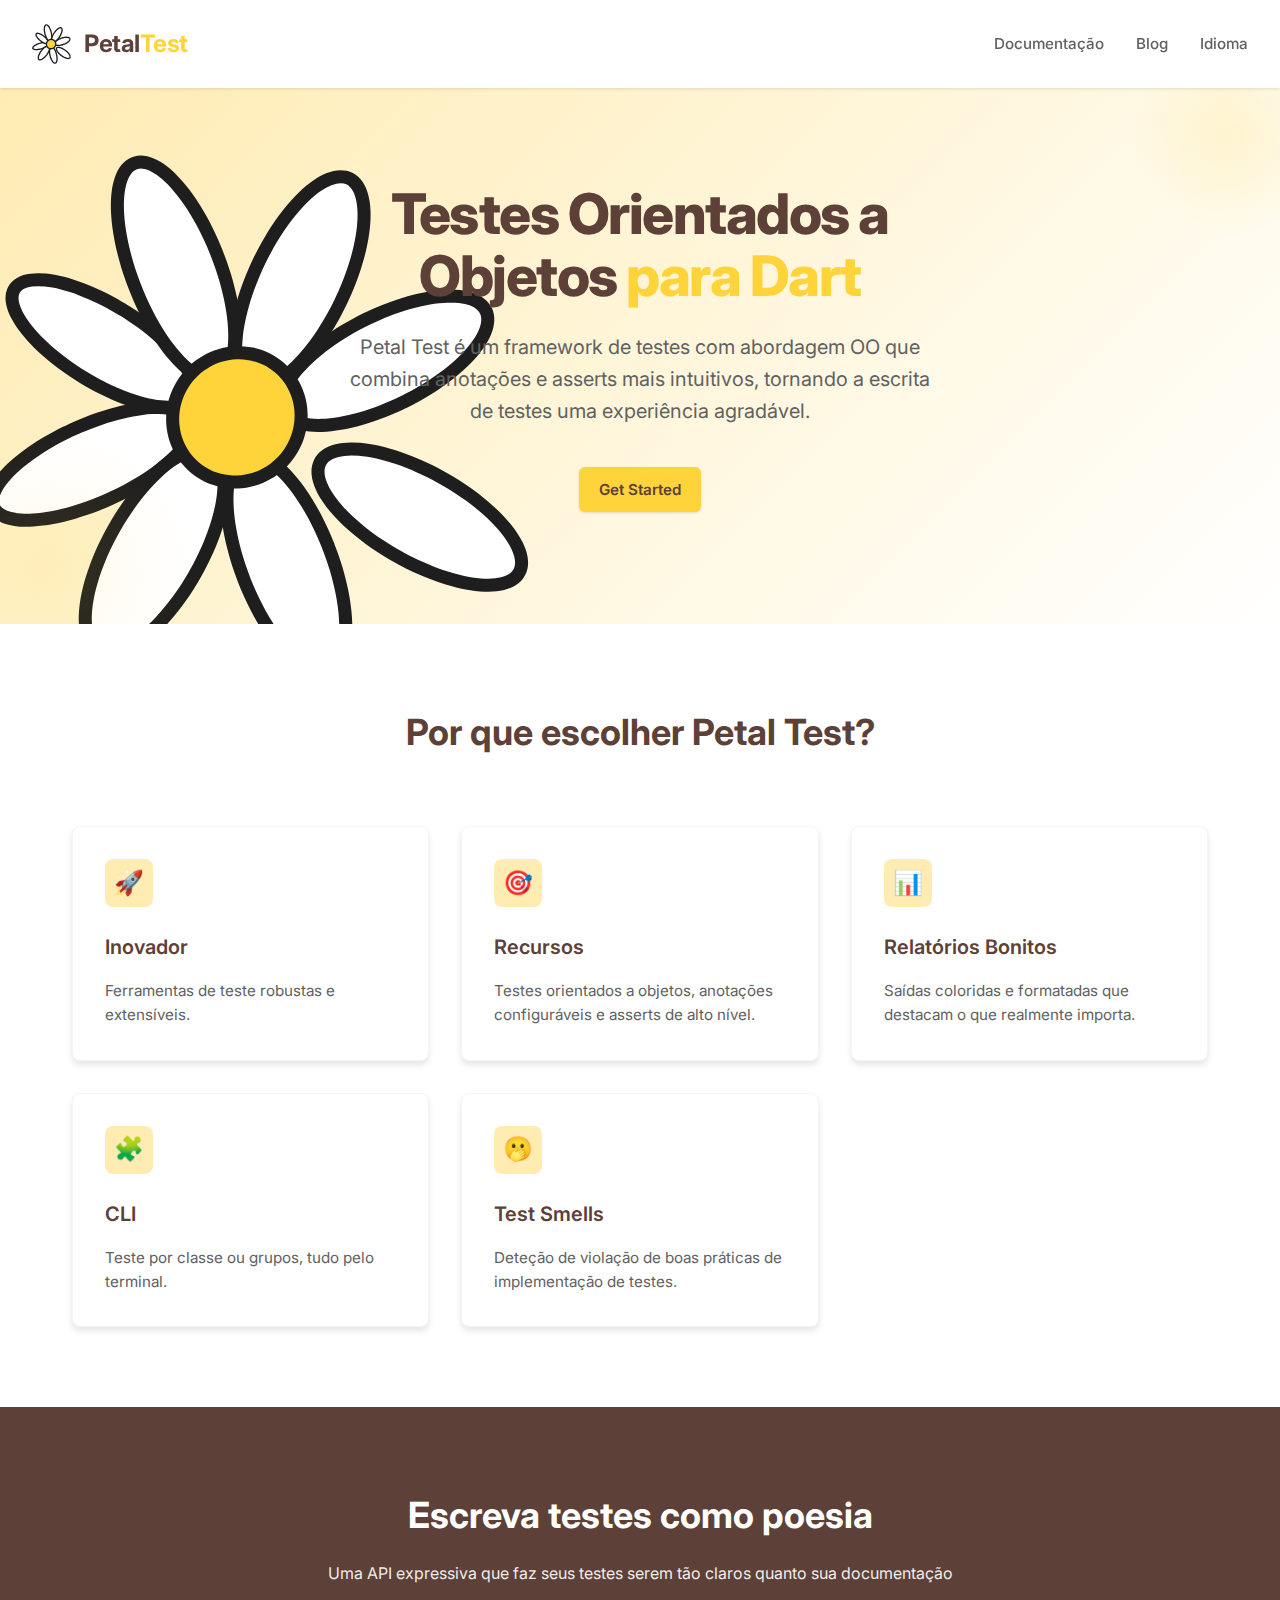
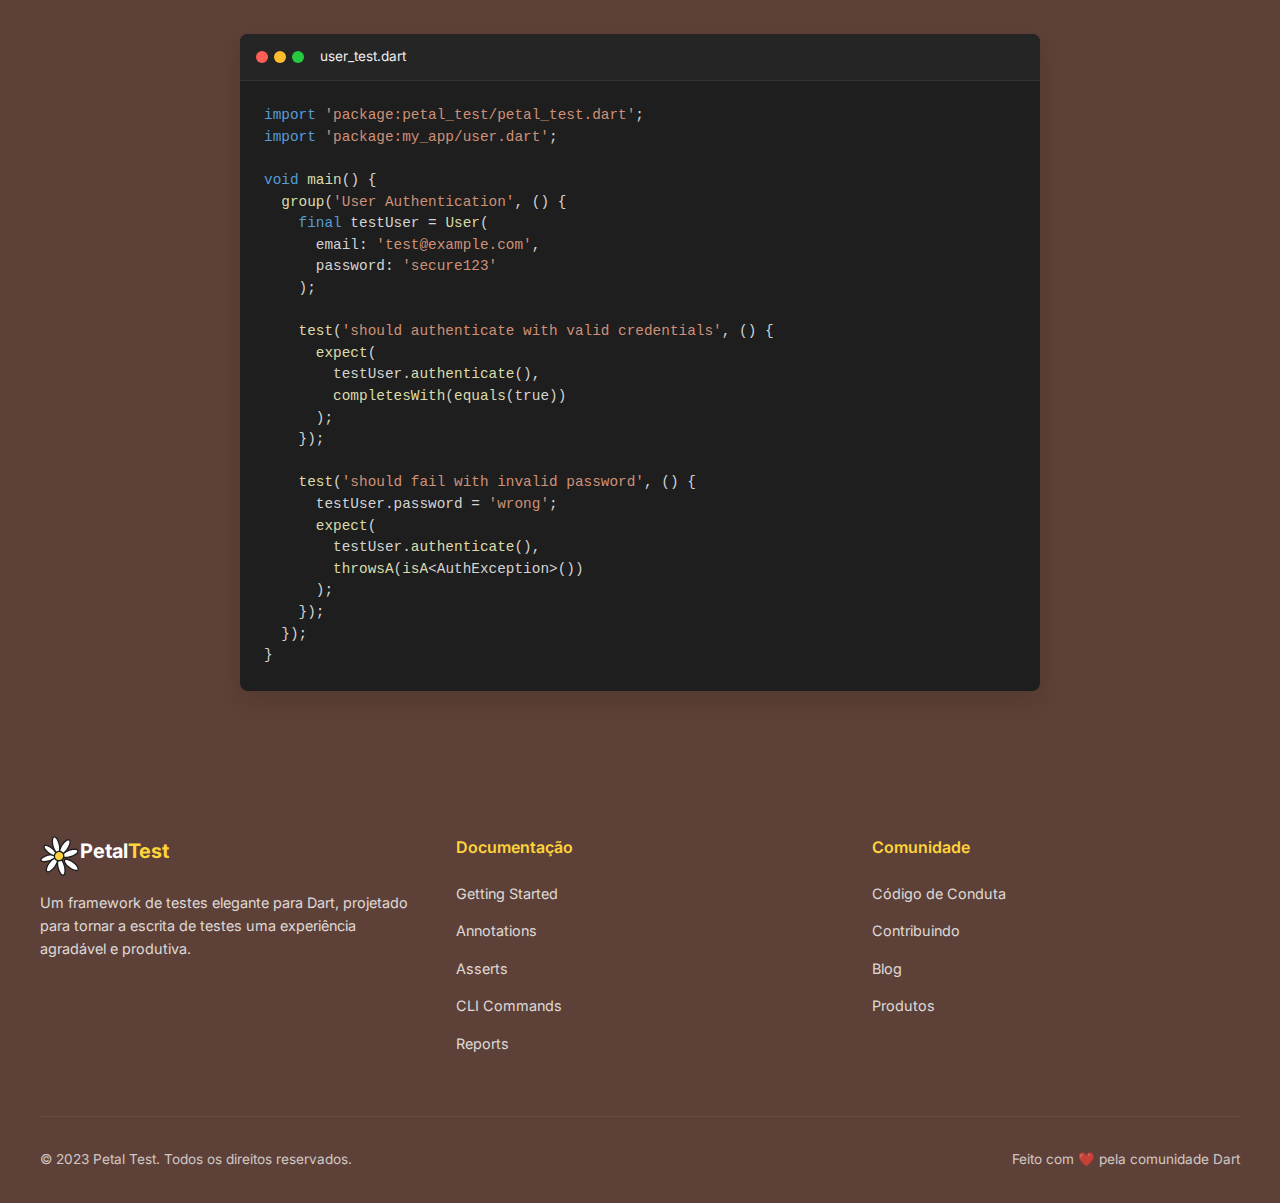
<file: index.html>
<!DOCTYPE html>
<html lang="pt-BR">
<head>
    <meta charset="UTF-8">
    <meta name="viewport" content="width=device-width, initial-scale=1.0">
    <title>Petal Test · Framework de Testes para Dart</title>
    <link rel="preconnect" href="https://fonts.googleapis.com">
    <link rel="preconnect" href="https://fonts.gstatic.com" crossorigin>
    <link href="https://fonts.googleapis.com/css2?family=Inter:wght@400;500;600;700&display=swap" rel="stylesheet">
    <style>
        :root {
            --primary: #FFD43B;  /* Amarelo principal */
            --primary-dark: #FFD43B;
            --primary-light: #FFECB3;
            --secondary: #5D4037;  /* Marrom para contraste */
            --white: #FFFFFF;
            --gray-50: #FAFAFA;
            --gray-100: #F5F5F5;
            --gray-200: #EEEEEE;
            --gray-700: #616161;
            --gray-900: #212121;
            --black: #000000;
            --shadow-sm: 0 1px 3px rgba(0,0,0,0.12);
            --shadow-md: 0 4px 6px rgba(0,0,0,0.1);
            --shadow-lg: 0 10px 25px rgba(0,0,0,0.1);
        }

        * {
            box-sizing: border-box;
            margin: 0;
            padding: 0;
        }

        body {
            font-family: 'Inter', -apple-system, BlinkMacSystemFont, sans-serif;
            color: var(--gray-900);
            line-height: 1.6;
            background-color: var(--white);
        }

        /* Header */
        .navbar {
            display: flex;
            justify-content: space-between;
            align-items: center;
            padding: 1.5rem 2rem;
            background-color: var(--white);
            box-shadow: var(--shadow-sm);
            position: sticky;
            top: 0;
            z-index: 100;
        }

        .logo {
            display: flex;
            align-items: center;
            gap: 12px;
            text-decoration: none;
        }

        .logo-icon {
            width: 36px;
            height: 36px;
            position: relative;
        }

        .logo-icon-center {
            position: absolute;
            width: 14px;
            height: 14px;
            background: var(--primary);
            border-radius: 50%;
            top: 50%;
            left: 50%;
            transform: translate(-50%, -50%);
            z-index: 2;
        }

        .logo-icon-petal {
            position: absolute;
            width: 8px;
            height: 16px;
            background: var(--white);
            border-radius: 8px 8px 0 0;
            transform-origin: bottom center;
            border: 1px solid var(--gray-200);
            z-index: 1;
        }

        .logo-text {
            font-size: 1.5rem;
            font-weight: 700;
            color: var(--secondary);
            letter-spacing: -0.5px;
        }

        .logo-text span {
            color: var(--primary-dark);
        }

        .nav-links {
            display: flex;
            gap: 2rem;
        }

        .nav-links a {
            color: var(--gray-700);
            text-decoration: none;
            font-weight: 500;
            font-size: 0.95rem;
            transition: color 0.2s;
            position: relative;
        }

        .nav-links a:hover {
            color: var(--primary-dark);
        }

        .nav-links a.active {
            color: var(--primary-dark);
            font-weight: 600;
        }

        .nav-links a.active:after {
            content: '';
            position: absolute;
            bottom: -6px;
            left: 0;
            right: 0;
            height: 2px;
            background: var(--primary);
        }

        .cta-button {
            display: inline-flex;
            align-items: center;
            background-color: var(--primary);
            color: var(--secondary);
            padding: 0.65rem 1.25rem;
            border-radius: 6px;
            text-decoration: none;
            font-weight: 600;
            font-size: 0.95rem;
            transition: all 0.2s;
            box-shadow: var(--shadow-sm);
            border: none;
            cursor: pointer;
        }

        .cta-button:hover {
            background-color: var(--primary-dark);
            color: var(--white);
            transform: translateY(-1px);
            box-shadow: var(--shadow-md);
        }

        .cta-button.secondary {
            background-color: var(--white);
            border: 1px solid var(--gray-200);
            color: var(--gray-900);
        }

        /* Hero Section */
        .hero {
            display: flex;
            flex-direction: row;
            align-items: center;
            justify-content: center;
            text-align: center;
            padding: 6rem 2rem 4rem;
            background: linear-gradient(135deg, var(--primary-light), var(--white));
            position: relative;
            overflow: hidden;
        }

        .hero img {
          position: absolute;
          left: -60px;
          bottom: -100px;
          height: 115%;
        }

        .hero:before {
            content: '';
            position: absolute;
            top: -50px;
            right: -50px;
            width: 200px;
            height: 200px;
            background: radial-gradient(circle, var(--primary) 0%, transparent 70%);
            opacity: 0.15;
            z-index: 0;
        }

        .hero:after {
            content: '';
            position: absolute;
            bottom: -100px;
            left: -100px;
            width: 300px;
            height: 300px;
            background: radial-gradient(circle, var(--primary) 0%, transparent 70%);
            opacity: 0.1;
            z-index: 0;
        }

        .hero-content {
            max-width: 600px;
            position: relative;
            z-index: 1;
        }

        .hero h1 {
            font-size: 3.5rem;
            font-weight: 800;
            line-height: 1.1;
            letter-spacing: -1.5px;
            margin-bottom: 1.5rem;
            color: var(--secondary);
        }

        .hero h1 span {
            color: var(--primary-dark);
        }

        .hero p {
            font-size: 1.25rem;
            color: var(--gray-700);
            max-width: 700px;
            margin: 0 auto 2.5rem;
        }

        .button-group {
            display: flex;
            gap: 1rem;
            justify-content: center;
            margin-bottom: 3rem;
        }

        .version-badge {
            display: inline-flex;
            align-items: center;
            background-color: var(--secondary);
            color: var(--white);
            padding: 0.35rem 0.8rem;
            border-radius: 20px;
            font-size: 0.8rem;
            font-weight: 500;
        }

        .version-badge span {
            margin-left: 0.5rem;
            font-weight: 700;
            color: var(--primary);
        }

        /* Features Section */
        .section {
            padding: 5rem 2rem;
            max-width: 1200px;
            margin: 0 auto;
        }

        .section-title {
            text-align: center;
            margin-bottom: 4rem;
        }

        .section-title h2 {
            font-size: 2.25rem;
            font-weight: 700;
            color: var(--secondary);
            margin-bottom: 1rem;
        }

        .section-title p {
            color: var(--gray-700);
            max-width: 700px;
            margin: 0 auto;
        }

        .features-grid {
            display: grid;
            grid-template-columns: repeat(auto-fit, minmax(300px, 1fr));
            gap: 2rem;
        }

        .feature-card {
            background-color: var(--white);
            border-radius: 8px;
            padding: 2rem;
            box-shadow: var(--shadow-md);
            transition: transform 0.3s, box-shadow 0.3s;
            border: 1px solid var(--gray-100);
        }

        .feature-card:hover {
            transform: translateY(-5px);
            box-shadow: var(--shadow-lg);
        }

        .feature-icon {
            width: 48px;
            height: 48px;
            background-color: var(--primary-light);
            border-radius: 8px;
            display: flex;
            align-items: center;
            justify-content: center;
            margin-bottom: 1.5rem;
            color: var(--primary-dark);
            font-size: 1.5rem;
        }

        .feature-card h3 {
            font-size: 1.25rem;
            font-weight: 600;
            margin-bottom: 1rem;
            color: var(--secondary);
        }

        .feature-card p {
            color: var(--gray-700);
            font-size: 0.95rem;
        }

        /* Code Section */
        .code-section {
            background-color: var(--secondary);
            color: var(--white);
            padding: 5rem 2rem;
            position: relative;
        }

        .code-container {
            max-width: 1200px;
            margin: 0 auto;
            display: flex;
            flex-direction: column;
            align-items: center;
        }

        .code-title {
            text-align: center;
            margin-bottom: 3rem;
            max-width: 700px;
        }

        .code-title h2 {
            font-size: 2.25rem;
            font-weight: 700;
            margin-bottom: 1rem;
        }

        .code-title p {
            opacity: 0.9;
        }

        .code-block {
            width: 100%;
            max-width: 800px;
            background-color: #1E1E1E;
            border-radius: 8px;
            overflow: hidden;
            box-shadow: var(--shadow-lg);
        }

        .code-header {
            display: flex;
            align-items: center;
            padding: 0.75rem 1rem;
            background-color: #252526;
            border-bottom: 1px solid #333;
        }

        .code-dots {
            display: flex;
            gap: 6px;
            margin-right: 1rem;
        }

        .code-dot {
            width: 12px;
            height: 12px;
            border-radius: 50%;
        }

        .code-dot.red {
            background-color: #FF5F56;
        }

        .code-dot.yellow {
            background-color: #FFBD2E;
        }

        .code-dot.green {
            background-color: #27C93F;
        }

        .code-filename {
            font-family: 'Inter', monospace;
            font-size: 0.85rem;
            color: var(--gray-200);
        }

        .code-content {
            padding: 1.5rem;
            overflow-x: auto;
        }

        pre {
            margin: 0;
            font-family: 'SF Mono', 'Roboto Mono', monospace;
            font-size: 0.9rem;
            line-height: 1.5;
            color: #D4D4D4;
        }

        .token.comment {
            color: #6A9955;
        }
        .token.keyword {
            color: #569CD6;
        }
        .token.function {
            color: #DCDCAA;
        }
        .token.string {
            color: #CE9178;
        }
        .token.number {
            color: #B5CEA8;
        }

        /* Footer */
        .footer {
            background-color: var(--secondary);
            color: var(--white);
            padding: 4rem 2rem 2rem;
        }

        .footer-container {
            max-width: 1200px;
            margin: 0 auto;
            display: grid;
            grid-template-columns: repeat(auto-fit, minmax(200px, 1fr));
            gap: 3rem;
        }

        .footer-logo {
            display: flex;
            align-items: center;
            gap: 10px;
            margin-bottom: 1.5rem;
        }

        .footer-logo-icon {
            width: 30px;
            height: 30px;
            position: relative;
        }

        .footer-logo-center {
            position: absolute;
            width: 12px;
            height: 12px;
            background: var(--primary);
            border-radius: 50%;
            top: 50%;
            left: 50%;
            transform: translate(-50%, -50%);
            z-index: 2;
        }

        .footer-logo-petal {
            position: absolute;
            width: 6px;
            height: 12px;
            background: var(--white);
            border-radius: 6px 6px 0 0;
            transform-origin: bottom center;
            z-index: 1;
        }

        .footer-logo-text {
            font-size: 1.25rem;
            font-weight: 700;
            color: var(--white);
        }

        .footer-logo-text span {
            color: var(--primary);
        }

        .footer-description {
            opacity: 0.8;
            font-size: 0.9rem;
            line-height: 1.6;
            margin-bottom: 1.5rem;
        }

        .footer-social {
            display: flex;
            gap: 1rem;
        }

        .footer-social a {
            color: var(--white);
            opacity: 0.7;
            transition: opacity 0.2s;
        }

        .footer-social a:hover {
            opacity: 1;
        }

        .footer-links h3 {
            font-size: 1rem;
            font-weight: 600;
            margin-bottom: 1.25rem;
            color: var(--primary);
        }

        .footer-links ul {
            list-style: none;
        }

        .footer-links li {
            margin-bottom: 0.75rem;
        }

        .footer-links a {
            color: var(--white);
            opacity: 0.8;
            text-decoration: none;
            font-size: 0.9rem;
            transition: opacity 0.2s;
        }

        .footer-links a:hover {
            opacity: 1;
            text-decoration: underline;
        }

        .footer-bottom {
            max-width: 1200px;
            margin: 3rem auto 0;
            padding-top: 2rem;
            border-top: 1px solid rgba(255,255,255,0.1);
            display: flex;
            justify-content: space-between;
            align-items: center;
            font-size: 0.85rem;
            opacity: 0.7;
        }

        /* Responsive */
        @media (max-width: 1024px) {
          .hero img {
              height: 70%;
          }
        }
        @media (max-width: 768px) {
            .navbar {
                flex-direction: column;
                gap: 1.5rem;
                padding: 1.5rem 1rem;
            }

            .nav-links {
                flex-wrap: wrap;
                justify-content: center;
                gap: 1rem;
            }

            .hero h1 {
                font-size: 2.5rem;
            }

            .hero p {
                font-size: 1.1rem;
            }

            .button-group {
                flex-direction: column;
                align-items: center;
            }

            .section {
                padding: 3rem 1rem;
            }

            .section-title h2 {
                font-size: 1.75rem;
            }          
        }
    </style>
</head>
<body>
    <!-- Navigation -->
    <nav class="navbar">
        <a href="#" class="logo">
            <img src="./images/icon-logo.svg" alt="logo" height="40px"/>
            <div class="logo-text">Petal<span>Test</span></div>
        </a>
        <div class="nav-links">
            <a href="./doc.html">Documentação</a>
            <a href="#blog">Blog</a>
            <a href="#Idiom">Idioma</a>
        </div>
    </nav>

    <!-- Hero Section -->
    <section class="hero">
        <img src="./images/daisy.svg" alt="logo"/>
        <div class="hero-content">
            <h1>Testes Orientados a Objetos <span>para Dart</span></h1>
            <p>
              Petal Test é um framework de testes com abordagem OO
              que combina anotações e asserts mais intuitivos, tornando a escrita
              de testes uma experiência agradável.
            </p>
            <div class="button-group">
                <a href="#get-started" class="cta-button">Get Started</a>
            </div>
        </div>
    </section>

    <!-- Features Section -->
    <section class="section" id="features">
        <div class="section-title">
            <h2>Por que escolher Petal Test?</h2>
        </div>
        <div class="features-grid">
            <div class="feature-card">
                <div class="feature-icon">🚀</div>
                <h3>Inovador</h3>
                <p>Ferramentas de teste robustas e extensíveis.</p>
            </div>
            <div class="feature-card">
                <div class="feature-icon">🎯</div>
                <h3>Recursos</h3>
                <p>Testes orientados a objetos, anotações configuráveis e asserts de alto nível.</p>
            </div>
            <div class="feature-card">
                <div class="feature-icon">📊</div>
                <h3>Relatórios Bonitos</h3>
                <p>Saídas coloridas e formatadas que destacam o que realmente importa.</p>
            </div>
            <div class="feature-card">
                <div class="feature-icon">🧩</div>
                <h3>CLI</h3>
                <p>Teste por classe ou grupos, tudo pelo terminal.</p>
            </div>
            <div class="feature-card">
                <div class="feature-icon">🫢</div>
                <h3>Test Smells</h3>
                <p>Deteção de violação de boas práticas de implementação de testes.</p>
            </div>
        </div>
    </section>

    <!-- Code Section -->
    <section class="code-section">
        <div class="code-container">
            <div class="code-title">
                <h2>Escreva testes como poesia</h2>
                <p>Uma API expressiva que faz seus testes serem tão claros quanto sua documentação</p>
            </div>
            <div class="code-block">
                <div class="code-header">
                    <div class="code-dots">
                        <div class="code-dot red"></div>
                        <div class="code-dot yellow"></div>
                        <div class="code-dot green"></div>
                    </div>
                    <div class="code-filename">user_test.dart</div>
                </div>
                <div class="code-content">
                    <pre><code><span class="token keyword">import</span> <span class="token string">'package:petal_test/petal_test.dart'</span><span class="token punctuation">;</span>
<span class="token keyword">import</span> <span class="token string">'package:my_app/user.dart'</span><span class="token punctuation">;</span>

<span class="token keyword">void</span> <span class="token function">main</span><span class="token punctuation">(</span><span class="token punctuation">)</span> <span class="token punctuation">{</span>
  <span class="token function">group</span><span class="token punctuation">(</span><span class="token string">'User Authentication'</span><span class="token punctuation">,</span> <span class="token punctuation">(</span><span class="token punctuation">)</span> <span class="token punctuation">{</span>
    <span class="token keyword">final</span> testUser <span class="token operator">=</span> <span class="token function">User</span><span class="token punctuation">(</span>
      email<span class="token punctuation">:</span> <span class="token string">'test@example.com'</span><span class="token punctuation">,</span>
      password<span class="token punctuation">:</span> <span class="token string">'secure123'</span>
    <span class="token punctuation">)</span><span class="token punctuation">;</span>

    <span class="token function">test</span><span class="token punctuation">(</span><span class="token string">'should authenticate with valid credentials'</span><span class="token punctuation">,</span> <span class="token punctuation">(</span><span class="token punctuation">)</span> <span class="token punctuation">{</span>
      <span class="token function">expect</span><span class="token punctuation">(</span>
        testUser<span class="token punctuation">.</span><span class="token function">authenticate</span><span class="token punctuation">(</span><span class="token punctuation">)</span><span class="token punctuation">,</span>
        <span class="token function">completesWith</span><span class="token punctuation">(</span><span class="token function">equals</span><span class="token punctuation">(</span><span class="token boolean">true</span><span class="token punctuation">)</span><span class="token punctuation">)</span>
      <span class="token punctuation">)</span><span class="token punctuation">;</span>
    <span class="token punctuation">}</span><span class="token punctuation">)</span><span class="token punctuation">;</span>

    <span class="token function">test</span><span class="token punctuation">(</span><span class="token string">'should fail with invalid password'</span><span class="token punctuation">,</span> <span class="token punctuation">(</span><span class="token punctuation">)</span> <span class="token punctuation">{</span>
      testUser<span class="token punctuation">.</span>password <span class="token operator">=</span> <span class="token string">'wrong'</span><span class="token punctuation">;</span>
      <span class="token function">expect</span><span class="token punctuation">(</span>
        testUser<span class="token punctuation">.</span><span class="token function">authenticate</span><span class="token punctuation">(</span><span class="token punctuation">)</span><span class="token punctuation">,</span>
        <span class="token function">throwsA</span><span class="token punctuation">(</span><span class="token function">isA</span><span class="token punctuation">&lt;</span>AuthException<span class="token operator">></span><span class="token punctuation">(</span><span class="token punctuation">)</span><span class="token punctuation">)</span>
      <span class="token punctuation">)</span><span class="token punctuation">;</span>
    <span class="token punctuation">}</span><span class="token punctuation">)</span><span class="token punctuation">;</span>
  <span class="token punctuation">}</span><span class="token punctuation">)</span><span class="token punctuation">;</span>
<span class="token punctuation">}</span></code></pre>
                </div>
            </div>
        </div>
    </section>

    <!-- Footer -->
    <footer class="footer">
        <div class="footer-container">
            <div class="footer-col">
                <div class="footer-logo">
                    <div class="footer-logo-icon" id="footer-logo-icon">
                      <img src="./images/icon-logo.svg" alt="logo" height="40px"/>
                    </div>
                    <div class="footer-logo-text">Petal<span>Test</span></div>
                </div>
                <p class="footer-description">
                    Um framework de testes elegante para Dart, projetado para tornar a escrita de testes uma experiência agradável e produtiva.
                </p>
            </div>
            <div class="footer-links">
                <h3>Documentação</h3>
                <ul>
                    <li><a href="#">Getting Started</a></li>
                    <li><a href="#">Annotations</a></li>
                    <li><a href="#">Asserts</a></li>
                    <li><a href="#">CLI Commands</a></li>
                    <li><a href="#">Reports</a></li>
                </ul>
            </div>
            <div class="footer-links">
                <h3>Comunidade</h3>
                <ul>
                    <li><a href="#">Código de Conduta</a></li>
                    <li><a href="#">Contribuindo</a></li>
                    <li><a href="#">Blog</a></li>
                    <li><a href="#">Produtos</a></li>
                </ul>
            </div>
        </div>
        <div class="footer-bottom">
            <div>© 2023 Petal Test. Todos os direitos reservados.</div>
            <div>Feito com ❤️ pela comunidade Dart</div>
        </div>
    </footer>
</body>
</html>
</file>
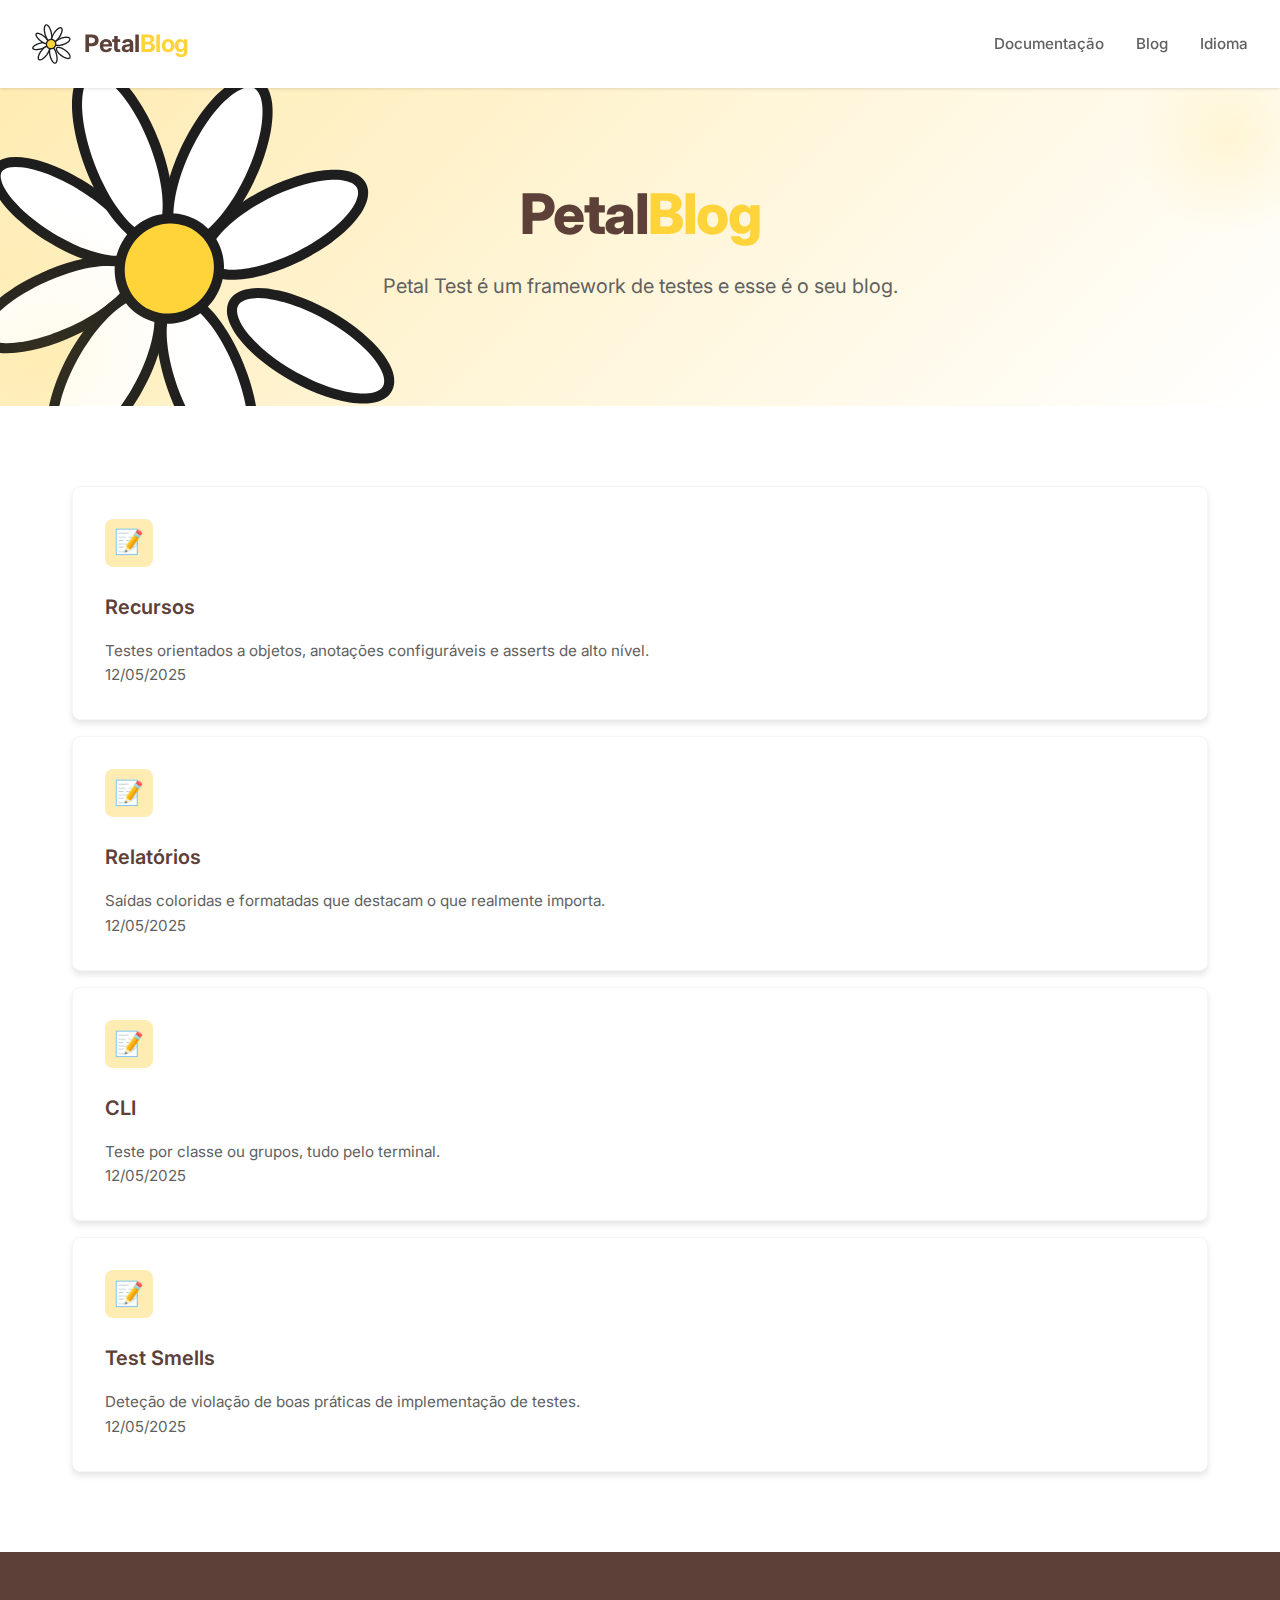
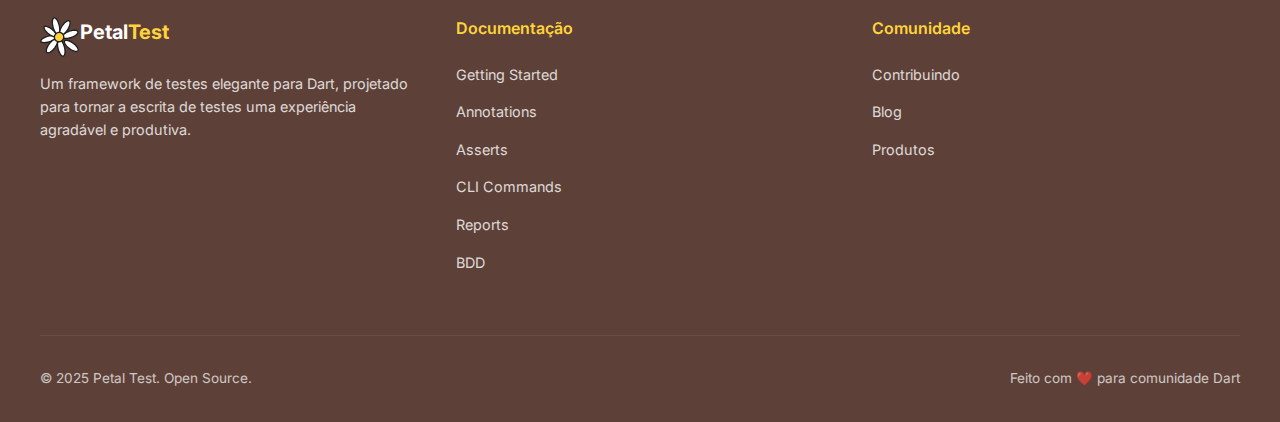
<file: blog.html>
<!DOCTYPE html>
<html lang="pt-BR">
<head>
    <meta charset="UTF-8">
    <meta name="viewport" content="width=device-width, initial-scale=1.0">
    <title>Petal Test · Framework de Testes para Dart</title>
    <link rel="preconnect" href="https://fonts.googleapis.com">
    <link rel="preconnect" href="https://fonts.gstatic.com" crossorigin>
    <link href="https://fonts.googleapis.com/css2?family=Inter:wght@400;500;600;700&display=swap" rel="stylesheet">
    <link rel="stylesheet" href="styles.css">
</head>
<style>
    .hero img {
        height: 150%;
    }
    @media (max-width: 1024px){
        .hero img {
            height: 50%;
        }
    }

    .features-column {
        display: flex;
        flex-direction: column;
        gap: 1rem;
    }
</style>
<body>
    <!-- Navigation -->
    <nav class="navbar">
        <a href="./index.html" class="logo">
            <img src="./images/icon-logo.svg" alt="logo" height="40px"/>
            <div class="logo-text">Petal<span>Blog</span></div>
        </a>
        <div class="nav-links">
            <a href="./doc.html">Documentação</a>
            <a href="./blog.html">Blog</a>
            <a href="#Idiom">Idioma</a>
        </div>
    </nav>

    <!-- Hero Section -->
    <section class="hero">
        <img src="./images/daisy.svg" alt="logo"/>
        <div class="hero-content">
            <h1>Petal<span>Blog</span></h1>
            <p>
              Petal Test é um framework de testes e esse é o seu blog.
            </p>
        </div>
    </section>

    <!-- Features Section -->
    <section class="section" id="features">        
        <div class="features-column">
            <div class="feature-card">
                <div class="feature-icon">📝</div>
                <h3>Recursos</h3>
                <p>Testes orientados a objetos, anotações configuráveis e asserts de alto nível.</p>
                <p>12/05/2025</p>
            </div>
            <div class="feature-card">
                <div class="feature-icon">📝</div>
                <h3>Relatórios</h3>
                <p>Saídas coloridas e formatadas que destacam o que realmente importa.</p>
                <p>12/05/2025</p>
            </div>
            <div class="feature-card">
                <div class="feature-icon">📝</div>
                <h3>CLI</h3>
                <p>Teste por classe ou grupos, tudo pelo terminal.</p>
                <p>12/05/2025</p>
            </div>
            <div class="feature-card">
                <div class="feature-icon">📝</div>
                <h3>Test Smells</h3>
                <p>Deteção de violação de boas práticas de implementação de testes.</p>
                <p>12/05/2025</p>
            </div>
        </div>
    </section>

    <!-- Footer -->
    <footer class="footer">
        <div class="footer-container">
            <div class="footer-col">
                <div class="footer-logo">
                    <div class="footer-logo-icon" id="footer-logo-icon">
                      <img src="./images/icon-logo.svg" alt="logo" height="40px"/>
                    </div>
                    <div class="footer-logo-text">Petal<span>Test</span></div>
                </div>
                <p class="footer-description">
                    Um framework de testes elegante para Dart, projetado para tornar a escrita de testes uma experiência agradável e produtiva.
                </p>
            </div>
            <div class="footer-links">
                <h3>Documentação</h3>
                <ul>
                    <li><a href="./doc.html#getting-started">Getting Started</a></li>
                    <li><a href="./doc.html#annotations">Annotations</a></li>
                    <li><a href="./doc.html#asserts">Asserts</a></li>
                    <li><a href="./doc.html#cli">CLI Commands</a></li>
                    <li><a href="./doc.html#reports">Reports</a></li>
                    <li><a href="./doc.html#bdd">BDD</a></li>
                </ul>
            </div>
            <div class="footer-links">
                <h3>Comunidade</h3>
                <ul>
                    <li><a href="https://github.com/vlopess/Petal-Test" target="_blank">Contribuindo</a></li>
                    <li><a href="./blog.html">Blog</a></li>
                    <li><a href="./store.html">Produtos</a></li>
                </ul>
            </div>
        </div>
        <div class="footer-bottom">
            <div>© 2025 Petal Test. Open Source.</div>
            <div>Feito com ❤️ para comunidade Dart</div>
        </div>
    </footer>
</body>
</html>
</file>
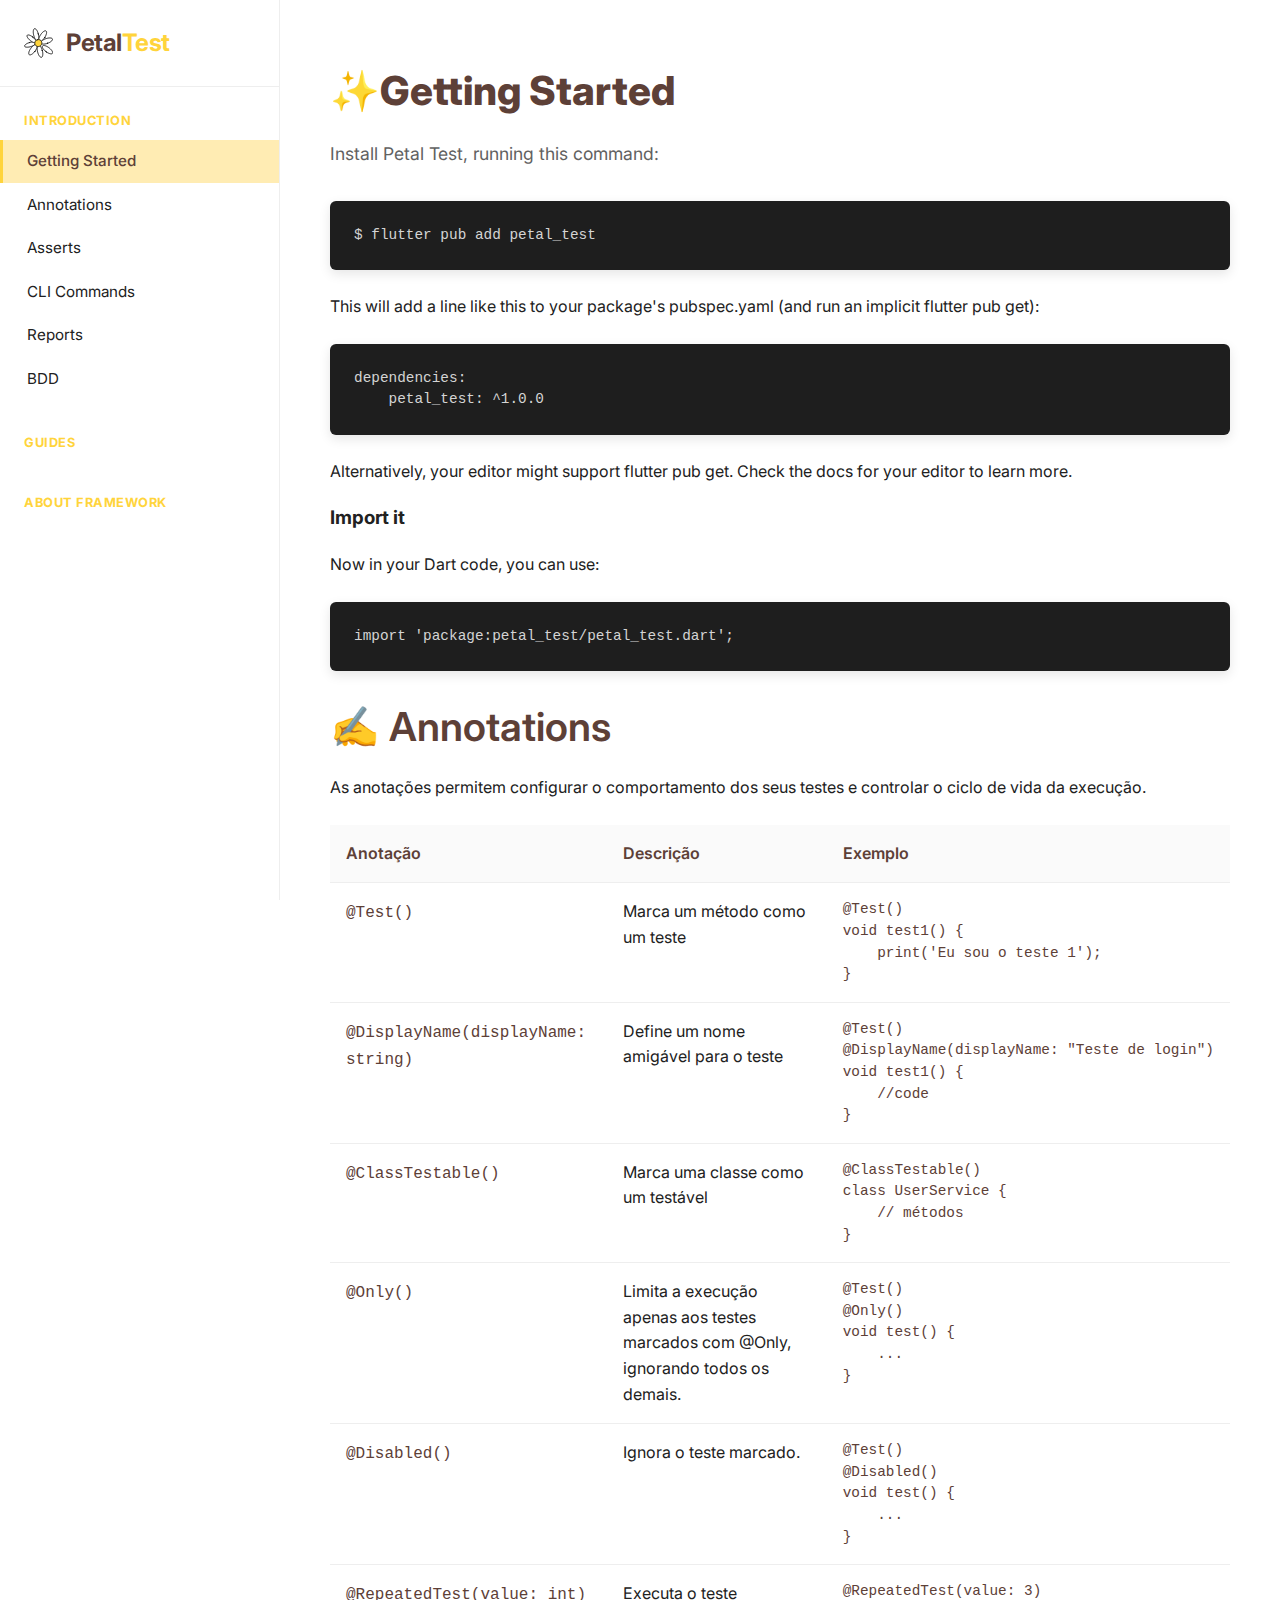
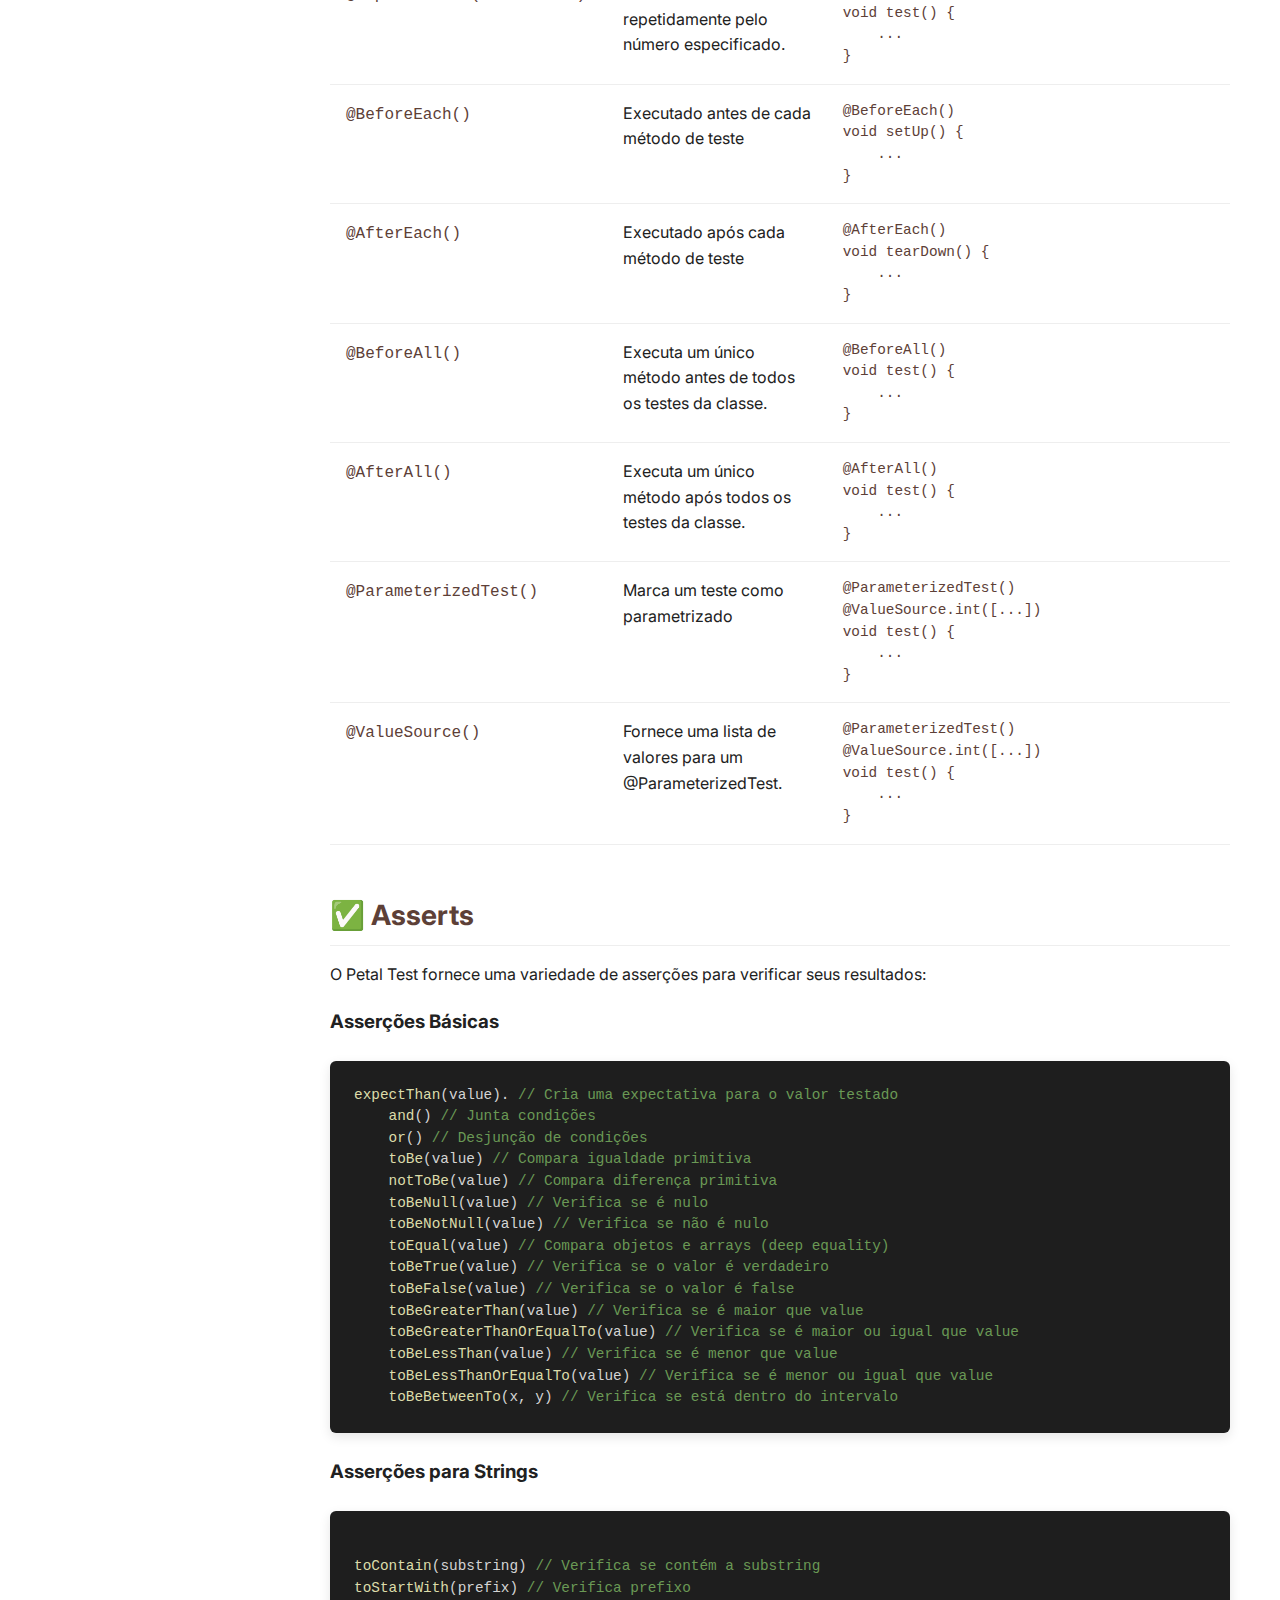
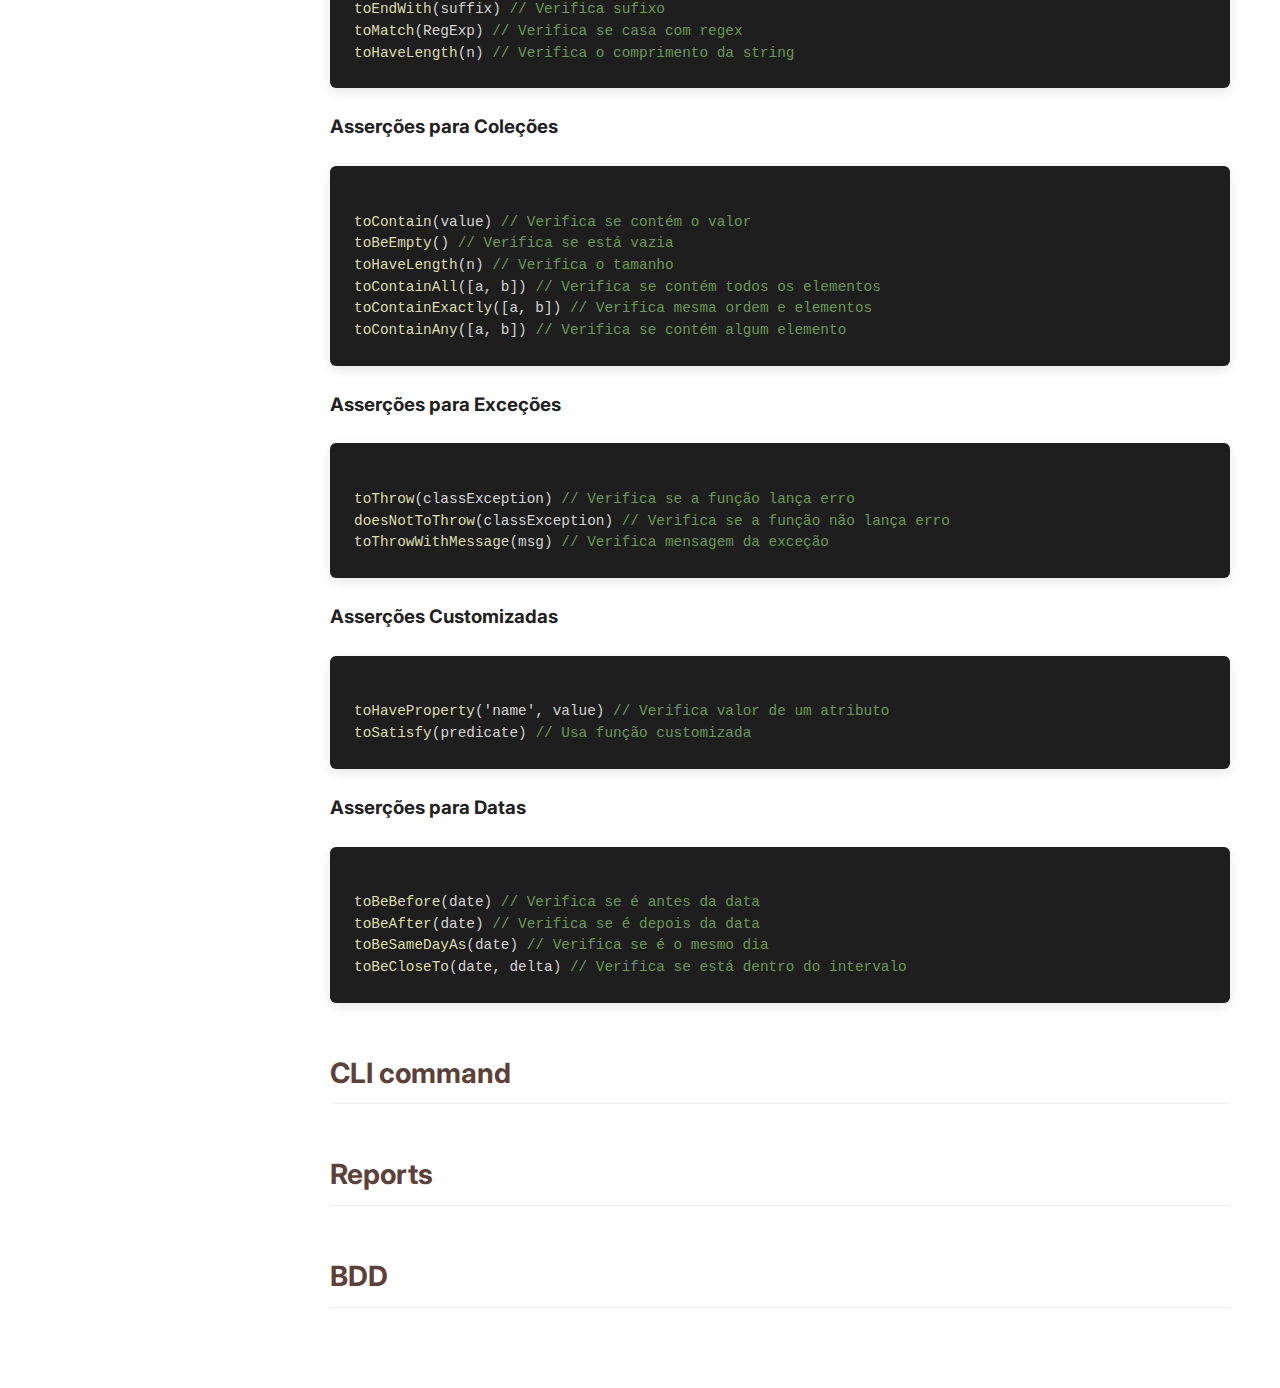
<file: doc.html>
<!DOCTYPE html>
<html lang="pt-BR">
<head>
    <meta charset="UTF-8">
    <meta name="viewport" content="width=device-width, initial-scale=1.0">
    <title>Petal Test · Documentação</title>
    <link rel="preconnect" href="https://fonts.googleapis.com">
    <link rel="preconnect" href="https://fonts.gstatic.com" crossorigin>
    <link href="https://fonts.googleapis.com/css2?family=Inter:wght@400;500;600;700&display=swap" rel="stylesheet">
    <style>
        :root {
            --primary: #FFD43B;  /* Amarelo principal */
            --primary-dark: #FFD43B;
            --primary-light: #FFECB3;
            --secondary: #5D4037;  /* Marrom para contraste */
            --white: #FFFFFF;
            --gray-50: #FAFAFA;
            --gray-100: #F5F5F5;
            --gray-200: #EEEEEE;
            --gray-300: #E0E0E0;
            --gray-700: #616161;
            --gray-900: #212121;
            --black: #000000;
        }

        body {
            font-family: 'Inter', -apple-system, BlinkMacSystemFont, sans-serif;
            margin: 0;
            padding: 0;
            display: grid;
            grid-template-columns: 280px 1fr;
            min-height: 100vh;
            color: var(--gray-900);
            line-height: 1.6;
        }

        /* Sidebar */
        .sidebar {
            background-color: var(--white);
            border-right: 1px solid var(--gray-200);
            height: 100vh;
            position: sticky;
            top: 0;
            overflow-y: auto;
        }

        .sidebar-header {
            padding: 1.5rem;
            border-bottom: 1px solid var(--gray-200);
            display: flex;
            align-items: center;
            gap: 10px;
        }

        .sidebar-logo {
            width: 30px;
            height: 30px;
            position: relative;
        }

        .logo-center {
            position: absolute;
            width: 12px;
            height: 12px;
            background: var(--primary);
            border-radius: 50%;
            top: 50%;
            left: 50%;
            transform: translate(-50%, -50%);
            z-index: 2;
        }

        .logo-petal {
            position: absolute;
            width: 6px;
            height: 12px;
            background: var(--white);
            border-radius: 6px 6px 0 0;
            transform-origin: bottom center;
            border: 1px solid var(--primary-light);
            z-index: 1;
        }

        .sidebar-title {
            font-size: 1.1rem;
            font-weight: 700;
            color: var(--secondary);
        }

        .sidebar-title span {
            color: var(--primary-dark);
        }

        .sidebar-nav {
            padding: 1rem 0;
        }

        .sidebar-section {
            margin-bottom: 1.5rem;
        }

        .sidebar-section h3 {
            font-size: 0.8rem;
            text-transform: uppercase;
            letter-spacing: 0.5px;
            color: var(--gray-700);
            padding: 0.5rem 1.5rem;
            margin: 0;
        }

        .sidebar-links {
            list-style: none;
            padding: 0;
            margin: 0;
        }

        .sidebar-links a {
            display: block;
            padding: 0.6rem 1.5rem;
            color: var(--gray-900);
            text-decoration: none;
            font-size: 0.95rem;
            transition: all 0.2s;
            border-left: 3px solid transparent;
        }

        .sidebar-links a:hover {
            background-color: var(--gray-50);
            color: var(--primary-dark);
        }

        .sidebar-links a.active {
            border-left-color: var(--primary);
            background-color: var(--primary-light);
            color: var(--secondary);
            font-weight: 500;
        }

        /* Main Content */
        .main-content {
            padding: 2rem 3rem;
            max-width: 900px;
            margin: auto;
        }

        .doc-header {
            margin-bottom: 2rem;
        }

        .doc-header h1 {
            font-size: 2.5rem;
            font-weight: 800;
            color: var(--secondary);
            margin-bottom: 1rem;
        }

        .doc-header p {
            color: var(--gray-700);
            font-size: 1.1rem;
            max-width: 700px;
        }

        /* Documentation Sections */
        .doc-section {
            margin-bottom: 3rem;
            scroll-margin-top: 20px;
        }

        .doc-section h2 {
            font-size: 1.75rem;
            font-weight: 700;
            color: var(--secondary);
            margin: 2rem 0 1rem;
            padding-bottom: 0.5rem;
            border-bottom: 1px solid var(--gray-200);
        }

        .doc-section h1 {
            font-size: 2.5rem;
            font-weight: 600;
            color: var(--secondary);
            margin: 1.5rem 0 1rem;
        }

        .annotation-table {
            width: 100%;
            border-collapse: collapse;
            margin: 1.5rem 0;
        }

        .annotation-table th, .annotation-table td {
            padding: 1rem;
            text-align: left;
            border-bottom: 1px solid var(--gray-200);
            vertical-align: top;
        }

        .annotation-table th {
            background-color: var(--gray-50);
            color: var(--secondary);
            font-weight: 600;
        }

        .annotation-name {
            font-family: 'SF Mono', 'Roboto Mono', monospace;
            color: var(--secondary);
            font-weight: 500;
        }

        /* Code Blocks */
        .code-block {
            background-color: #1E1E1E;
            border-radius: 6px;
            overflow: hidden;
            margin: 1.5rem 0;
            box-shadow: 0 4px 12px rgba(0,0,0,0.1);
        }

        .code-header {
            display: flex;
            align-items: center;
            padding: 0.75rem 1rem;
            background-color: #252526;
            border-bottom: 1px solid #333;
        }

        .code-dots {
            display: flex;
            gap: 6px;
            margin-right: 1rem;
        }

        .code-dot {
            width: 12px;
            height: 12px;
            border-radius: 50%;
        }

        .code-dot.red {
            background-color: #FF5F56;
        }

        .code-dot.yellow {
            background-color: #FFBD2E;
        }

        .code-dot.green {
            background-color: #27C93F;
        }

        .code-filename {
            font-family: 'SF Mono', 'Roboto Mono', monospace;
            font-size: 0.85rem;
            color: var(--gray-200);
        }

        .code-content {
            padding: 1.5rem;
            overflow-x: auto;
        }

        pre {
            margin: 0;
            font-family: 'SF Mono', 'Roboto Mono', monospace;
            font-size: 0.9rem;
            line-height: 1.5;
            color: #D4D4D4;
        }

        .token.annotation {
            color: #4EC9B0;
        }
        .token.keyword {
            color: #569CD6;
        }
        .token.function {
            color: #DCDCAA;
        }
        .token.string {
            color: #CE9178;
        }
        .token.number {
            color: #B5CEA8;
        }
        .token.comment {
            color: #6A9955;
        }


        .sidebar-section h3 {
            color: var(--primary);
        }

        /* Responsive */
        @media (max-width: 768px) {
            body {
                grid-template-columns: 1fr;
            }
            
            .sidebar {
                display: none; /* Mobile menu would go here */
            }
            
            .main-content {
                padding: 1.5rem;
                max-width: 400px;
            }
        }

        .logo {
            display: flex;
            align-items: center;
            gap: 12px;
            text-decoration: none;
        }

        .logo-icon {
            width: 36px;
            height: 36px;
            position: relative;
        }

        .logo-text {
            font-size: 1.5rem;
            font-weight: 700;
            color: var(--secondary);
            letter-spacing: -0.5px;
        }

        .logo-text span {
            color: var(--primary-dark);
        }

        .code {
            color: var(--secondary);
        }

    </style>
</head>
<body>
    <!-- Sidebar Navigation -->
    <aside class="sidebar">
        <div class="sidebar-header">
            <a href="./index.html" class="logo">
                <img src="./images/icon-logo.svg" alt="logo" />
                <div class="logo-text">Petal<span>Test</span></div>
            </a>      
        </div>
        
        <nav class="sidebar-nav">
            <div class="sidebar-section">
                <h3>Introduction</h3>
                <ul class="sidebar-links">
                    <li><a href="#getting-started" class="active">Getting Started</a></li>
                    <li><a href="#annotations">Annotations</a></li>
                    <li><a href="#asserts">Asserts</a></li>
                    <li><a href="#cli">CLI Commands</a></li>
                    <li><a href="#reports">Reports</a></li>
                    <li><a href="#bdd">BDD</a></li>
                </ul>
            </div>
            
            <div class="sidebar-section">
                <h3>Guides</h3>
                <ul class="sidebar-links">
                </ul>
            </div>
            
            <div class="sidebar-section">
                <h3>About Framework</h3>
                <ul class="sidebar-links">
                </ul>
            </div>
    
            </div>
        </nav>
    </aside>

    <!-- Main Content -->
    <main class="main-content" id="getting-started">
        <header class="doc-header">
            <h1>✨Getting Started</h1>
            <p>Install Petal Test, running this command:</p>
        </header>
        <section>
            <div class="code-block">
                <div class="code-content">
                    <pre><code><span class="token">$ flutter pub add petal_test</span></code></pre>
                </div>
            </div>
            <p>This will add a line like this to your package's pubspec.yaml (and run an implicit flutter pub get):</p>
            <div class="code-block">
                <div class="code-content">
                    <pre><code><span class="token">dependencies:  
    petal_test: ^1.0.0</span></code></pre>
                </div>
            </div>
            <p>Alternatively, your editor might support flutter pub get. Check the docs for your editor to learn more.</p>
            <h3>Import it</h3>
            <p>Now in your Dart code, you can use:</p>
            <div class="code-block">
                <div class="code-content">
                    <pre><code><span class="token">import 'package:petal_test/petal_test.dart';</span></code></pre>
                </div>
            </div>
        </section>

        <!-- Annotations Section -->
        <section id="annotations" class="doc-section">            
            <h1>✍️ Annotations</h1>
            <p>As anotações permitem configurar o comportamento dos seus testes e controlar o ciclo de vida da execução.</p>
            
            <table class="annotation-table">
                <thead>
                    <tr>
                        <th>Anotação</th>
                        <th>Descrição</th>
                        <th>Exemplo</th>
                    </tr>
                </thead>
                <tbody>
                    <tr>
                        <td><span class="annotation-name">@Test()</span></td>
                        <td>Marca um método como um teste</td>
                        <td>
                            <pre><code class="code">@Test()
void test1() { 
    print('Eu sou o teste 1'); 
}</code></pre>
                        </td>
                    </tr>
                    <tr>
                        <td><span class="annotation-name">@DisplayName(displayName: string)</span></td>
                        <td>Define um nome amigável para o teste</td>
                        <td>
                            <pre><code class="code">@Test()
@DisplayName(displayName: "Teste de login")
void test1() { 
    //code
}</code></pre>
                        </td>
                    </tr>
                    <tr>
                        <td><span class="annotation-name">@ClassTestable()</span></td>
                        <td>Marca uma classe como um testável</td>
                        <td>
                            <pre><code class="code">@ClassTestable()
class UserService {
    // métodos
}</code></pre>
                        </td>
                    </tr>
                    <tr>
                        <td><span class="annotation-name">@Only()</span></td>
                        <td>Limita a execução apenas aos testes marcados com @Only, ignorando todos os demais.</td>
                        <td>
                            <pre><code class="code">@Test()
@Only()
void test() {
    ... 
}</code></pre>
                        </td>
                    </tr>
                    <tr>
                        <td><span class="annotation-name">@Disabled()</span></td>
                        <td>Ignora o teste marcado.</td>
                        <td>
                            <pre><code class="code">@Test()
@Disabled()
void test() {
    ... 
}</code></pre>
                        </td>
                    </tr>
                    <tr>
                        <td><span class="annotation-name">@RepeatedTest(value: int)</span></td>
                        <td>Executa o teste repetidamente pelo número especificado.</td>
                        <td>
                            <pre><code class="code">@RepeatedTest(value: 3)
void test() {
    ... 
}</code></pre>
                        </td>
                    </tr>
                    <tr>
                        <td><span class="annotation-name">@BeforeEach()</span></td>
                        <td>Executado antes de cada método de teste</td>
                        <td>
                            <pre><code class="code">@BeforeEach()
void setUp() {
    ... 
}</code></pre>
                        </td>
                    </tr>
                    <tr>
                        <td><span class="annotation-name">@AfterEach()</span></td>
                        <td>Executado após cada método de teste</td>
                        <td>
                            <pre><code class="code">@AfterEach()
void tearDown() {
    ... 
}</code></pre>
                        </td>
                    </tr>
                    <tr>
                        <td><span class="annotation-name">@BeforeAll()</span></td>
                        <td>Executa um único método antes de todos os testes da classe.</td>
                        <td>
                            <pre><code class="code">@BeforeAll()
void test() {
    ... 
}</code></pre>
                        </td>
                    </tr>
                    <tr>
                        <td><span class="annotation-name">@AfterAll()</span></td>
                        <td>Executa um único método após todos os testes da classe.</td>
                        <td>
                            <pre><code class="code">@AfterAll()
void test() {
    ... 
}</code></pre>
                        </td>
                    </tr>
                    <tr>
                        <td><span class="annotation-name">@ParameterizedTest()</span></td>
                        <td>Marca um teste como parametrizado</td>
                        <td>
                            <pre><code class="code">@ParameterizedTest()
@ValueSource.int([...])
void test() {
    ... 
}</code></pre>
                        </td>
                    </tr>
                    <tr>
                        <td><span class="annotation-name">@ValueSource()</span></td>
                        <td>Fornece uma lista de valores para um @ParameterizedTest.</td>
                        <td>
                            <pre><code class="code">@ParameterizedTest()
@ValueSource.int([...])
void test() {
    ... 
}</code></pre>
                        </td>
                    </tr>
                </tbody>
            </table>
        </section>

        <!-- Assertions Section -->
        <section id="asserts" class="doc-section">
            <h2>✅ Asserts</h2>
            <p>O Petal Test fornece uma variedade de asserções para verificar seus resultados:</p>
            
            <h3>Asserções Básicas</h3>
            <div class="code-block">
                <div class="code-content">
                    <pre><code><span class="token function">expectThan</span><span class="token punctuation">(</span>value<span class="token punctuation">).</span><span class="token comment"> // Cria uma expectativa para o valor testado</span>
    <span class="token function">and</span><span class="token punctuation">(</span><span class="token punctuation">)</span><span class="token comment"> // Junta condições</span>
    <span class="token function">or</span><span class="token punctuation">(</span><span class="token punctuation">)</span><span class="token comment"> // Desjunção de condições</span>
    <span class="token function">toBe</span><span class="token punctuation">(</span>value<span class="token punctuation">)</span><span class="token comment"> // Compara igualdade primitiva</span>
    <span class="token function">notToBe</span><span class="token punctuation">(</span>value<span class="token punctuation">)</span><span class="token comment"> // Compara diferença primitiva</span>
    <span class="token function">toBeNull</span><span class="token punctuation">(</span>value<span class="token punctuation">)</span><span class="token comment"> // Verifica se é nulo</span>
    <span class="token function">toBeNotNull</span><span class="token punctuation">(</span>value<span class="token punctuation">)</span><span class="token comment"> // Verifica se não é nulo</span>
    <span class="token function">toEqual</span><span class="token punctuation">(</span>value<span class="token punctuation">)</span><span class="token comment"> // Compara objetos e arrays (deep equality)</span>
    <span class="token function">toBeTrue</span><span class="token punctuation">(</span>value<span class="token punctuation">)</span><span class="token comment"> // Verifica se o valor é verdadeiro</span>
    <span class="token function">toBeFalse</span><span class="token punctuation">(</span>value<span class="token punctuation">)</span><span class="token comment"> // Verifica se o valor é false</span>
    <span class="token function">toBeGreaterThan</span><span class="token punctuation">(</span>value<span class="token punctuation">)</span><span class="token comment"> // Verifica se é maior que value</span>
    <span class="token function">toBeGreaterThanOrEqualTo</span><span class="token punctuation">(</span>value<span class="token punctuation">)</span><span class="token comment"> // Verifica se é maior ou igual que value</span>
    <span class="token function">toBeLessThan</span><span class="token punctuation">(</span>value<span class="token punctuation">)</span><span class="token comment"> // Verifica se é menor que value</span>
    <span class="token function">toBeLessThanOrEqualTo</span><span class="token punctuation">(</span>value<span class="token punctuation">)</span><span class="token comment"> // Verifica se é menor ou igual que value</span>
    <span class="token function">toBeBetweenTo</span><span class="token punctuation">(</span>x, y<span class="token punctuation">)</span><span class="token comment"> // Verifica se está dentro do intervalo</span></pre></code>
                </div>
            </div>
            <h3>Asserções para Strings</h3>
            <div class="code-block">
                <div class="code-content">
                    <pre><code>
<span class="token function">toContain</span><span class="token punctuation">(</span>substring<span class="token punctuation">)</span><span class="token comment"> // Verifica se contém a substring</span>
<span class="token function">toStartWith</span><span class="token punctuation">(</span>prefix<span class="token punctuation">)</span><span class="token comment"> // Verifica prefixo</span>
<span class="token function">toEndWith</span><span class="token punctuation">(</span>suffix<span class="token punctuation">)</span><span class="token comment"> // Verifica sufixo</span>
<span class="token function">toMatch</span><span class="token punctuation">(</span>RegExp<span class="token punctuation">)</span><span class="token comment"> // Verifica se casa com regex</span>
<span class="token function">toHaveLength</span><span class="token punctuation">(</span>n<span class="token punctuation">)</span><span class="token comment"> // Verifica o comprimento da string</span></pre></code>
                </div>
            </div>
            <h3>Asserções para Coleções</h3>
            <div class="code-block">
                <div class="code-content">
                    <pre><code>
<span class="token function">toContain</span><span class="token punctuation">(</span>value<span class="token punctuation">)</span><span class="token comment"> // Verifica se contém o valor</span>
<span class="token function">toBeEmpty</span><span class="token punctuation">(</span><span class="token punctuation">)</span><span class="token comment"> // Verifica se está vazia</span>
<span class="token function">toHaveLength</span><span class="token punctuation">(</span>n<span class="token punctuation">)</span><span class="token comment"> // Verifica o tamanho</span>
<span class="token function">toContainAll</span><span class="token punctuation">(</span>[a, b]<span class="token punctuation">)</span><span class="token comment"> // Verifica se contém todos os elementos</span>
<span class="token function">toContainExactly</span><span class="token punctuation">(</span>[a, b]<span class="token punctuation">)</span><span class="token comment"> // Verifica mesma ordem e elementos</span>
<span class="token function">toContainAny</span><span class="token punctuation">(</span>[a, b]<span class="token punctuation">)</span><span class="token comment"> // Verifica se contém algum elemento</span></pre></code>
                </div>
            </div>
            <h3>Asserções para Exceções</h3>
            <div class="code-block">
                <div class="code-content">
                    <pre><code>
<span class="token function">toThrow</span><span class="token punctuation">(</span>classException<span class="token punctuation">)</span><span class="token comment"> // Verifica se a função lança erro</span>
<span class="token function">doesNotToThrow</span><span class="token punctuation">(</span>classException<span class="token punctuation">)</span><span class="token comment"> // Verifica se a função não lança erro</span>
<span class="token function">toThrowWithMessage</span><span class="token punctuation">(</span>msg<span class="token punctuation">)</span><span class="token comment"> // Verifica mensagem da exceção</span></pre></code>
                </div>
            </div>
            <h3>Asserções Customizadas</h3>
            <div class="code-block">
                <div class="code-content">
                    <pre><code>
<span class="token function">toHaveProperty</span><span class="token punctuation">(</span>'name', value<span class="token punctuation">)</span><span class="token comment"> // Verifica valor de um atributo</span>
<span class="token function">toSatisfy</span><span class="token punctuation">(</span>predicate<span class="token punctuation">)</span><span class="token comment"> // Usa função customizada</span></pre></code>
                </div>
            </div>
            <h3>Asserções para Datas</h3>
            <div class="code-block">
                <div class="code-content">
                    <pre><code>
<span class="token function">toBeBefore</span><span class="token punctuation">(</span>date<span class="token punctuation">)</span><span class="token comment"> // Verifica se é antes da data</span>
<span class="token function">toBeAfter</span><span class="token punctuation">(</span>date<span class="token punctuation">)</span><span class="token comment"> // Verifica se é depois da data</span>
<span class="token function">toBeSameDayAs</span><span class="token punctuation">(</span>date<span class="token punctuation">)</span><span class="token comment"> // Verifica se é o mesmo dia</span>
<span class="token function">toBeCloseTo</span><span class="token punctuation">(</span>date, delta<span class="token punctuation">)</span><span class="token comment"> // Verifica se está dentro do intervalo</span></pre></code>
                </div>
            </div>
        </section>
        <section id="cli" class="doc-section">
            <h2>CLI command</h2>
            
        </section>
        <section id="reports" class="doc-section">
            <h2>Reports</h2>
            
        </section>
        <section id="bdd" class="doc-section">
            <h2>BDD</h2>
            
        </section>
    </main>

    <script>

        document.querySelectorAll('.sidebar-links a').forEach(anchor => {
            anchor.addEventListener('click', function(e) {
                e.preventDefault();
                
                // Remove active class from all links
                document.querySelectorAll('.sidebar-links a').forEach(link => {
                    link.classList.remove('active');
                });
                
                // Add active class to clicked link
                this.classList.add('active');
                
                // Scroll to section
                const targetId = this.getAttribute('href');
                document.querySelector(targetId).scrollIntoView({
                    behavior: 'smooth',
                    block: 'start'
                });
            });
        });
    </script>
</body>
</html>
</file>
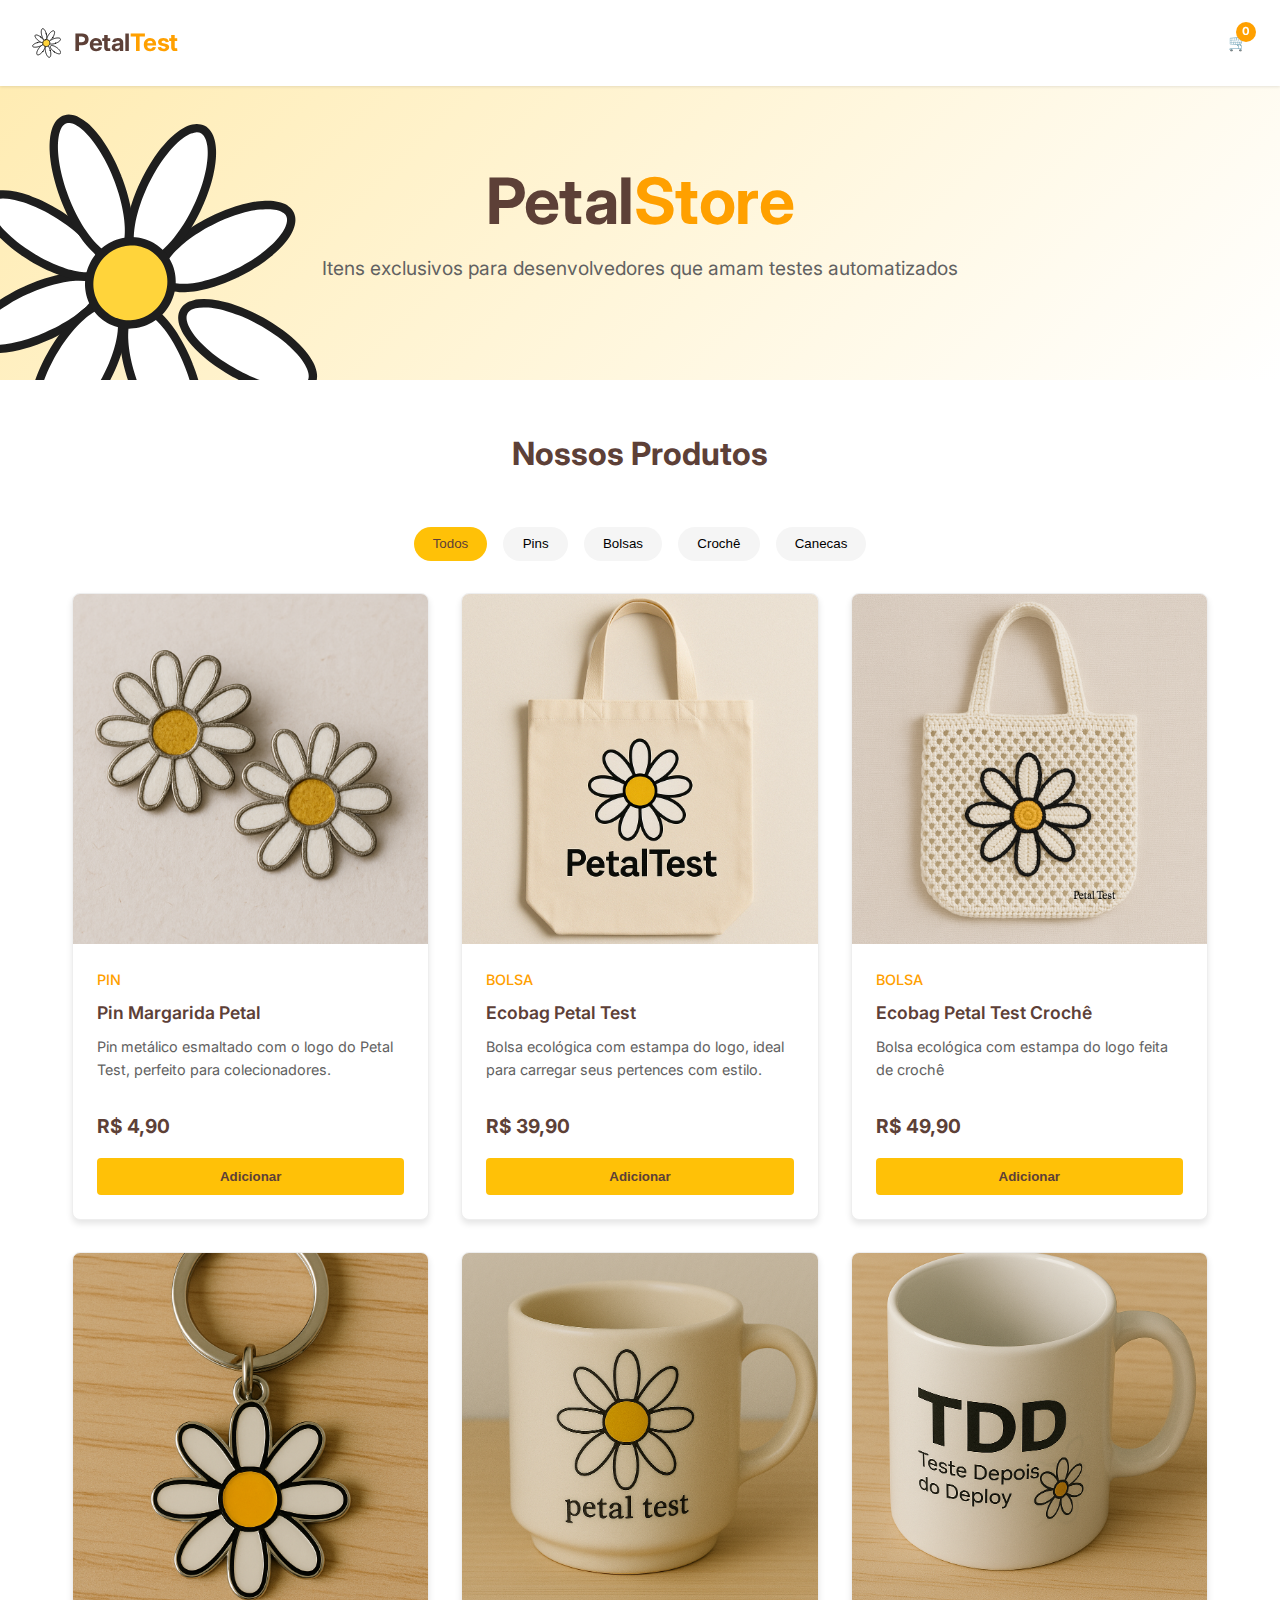
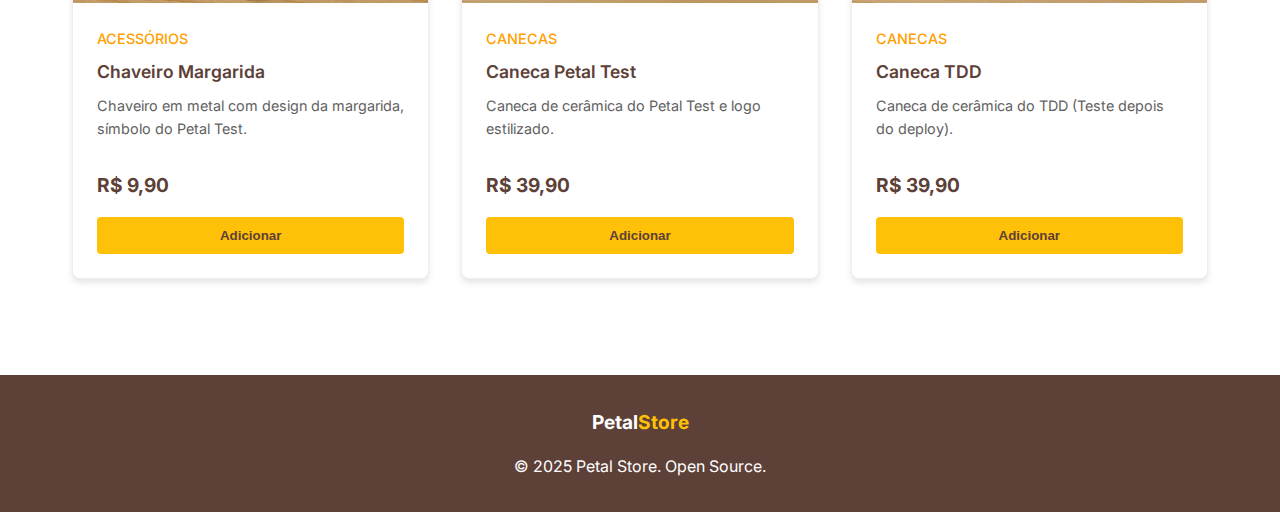
<file: store.html>
<!DOCTYPE html>
<html lang="pt-BR">
<head>
    <meta charset="UTF-8">
    <meta name="viewport" content="width=device-width, initial-scale=1.0">
    <title>Petal Store · Produtos Oficiais</title>
    <link rel="preconnect" href="https://fonts.googleapis.com">
    <link rel="preconnect" href="https://fonts.gstatic.com" crossorigin>
    <link href="https://fonts.googleapis.com/css2?family=Inter:wght@400;500;600;700&display=swap" rel="stylesheet">
    <style>
        :root {
            --primary: #FFC107;  /* Amarelo principal */
            --primary-dark: #FFA000;
            --primary-light: #FFECB3;
            --secondary: #5D4037;  /* Marrom para contraste */
            --white: #FFFFFF;
            --gray-50: #FAFAFA;
            --gray-100: #F5F5F5;
            --gray-200: #EEEEEE;
            --gray-700: #616161;
            --gray-900: #212121;
            --black: #000000;
            --shadow-sm: 0 1px 3px rgba(0,0,0,0.1);
            --shadow-md: 0 4px 6px rgba(0,0,0,0.1);
            --shadow-lg: 0 10px 15px rgba(0,0,0,0.1);
        }

        * {
            box-sizing: border-box;
            margin: 0;
            padding: 0;
        }

        body {
            font-family: 'Inter', -apple-system, BlinkMacSystemFont, sans-serif;
            color: var(--gray-900);
            line-height: 1.6;
            background-color: var(--white);
        }

        /* Header */
        .navbar {
            display: flex;
            justify-content: space-between;
            align-items: center;
            padding: 1.5rem 2rem;
            background-color: var(--white);
            box-shadow: var(--shadow-sm);
            position: sticky;
            top: 0;
            z-index: 100;
        }

        .logo {
            display: flex;
            align-items: center;
            gap: 12px;
            text-decoration: none;
        }

        .logo-icon {
            width: 36px;
            height: 36px;
            position: relative;
        }

        .logo-icon-center {
            position: absolute;
            width: 14px;
            height: 14px;
            background: var(--primary);
            border-radius: 50%;
            top: 50%;
            left: 50%;
            transform: translate(-50%, -50%);
            z-index: 2;
        }

        .logo-icon-petal {
            position: absolute;
            width: 8px;
            height: 16px;
            background: var(--white);
            border-radius: 8px 8px 0 0;
            transform-origin: bottom center;
            border: 1px solid var(--primary-light);
            z-index: 1;
        }

        .logo-text {
            font-size: 1.5rem;
            font-weight: 700;
            color: var(--secondary);
            letter-spacing: -0.5px;
        }

        .logo-text span {
            color: var(--primary-dark);
        }

        .title{
            font-size: 4rem !important;
        }

        .nav-links {
            display: flex;
            gap: 2rem;
        }

        .nav-links a {
            color: var(--gray-700);
            text-decoration: none;
            font-weight: 500;
            font-size: 0.95rem;
            transition: color 0.2s;
        }

        .nav-links a:hover {
            color: var(--primary-dark);
        }

        .nav-links a.active {
            color: var(--primary-dark);
            font-weight: 600;
        }

        .cart-icon {
            position: relative;
            cursor: pointer;
        }

        .cart-count {
            position: absolute;
            top: -8px;
            right: -8px;
            background-color: var(--primary-dark);
            color: white;
            border-radius: 50%;
            width: 20px;
            height: 20px;
            display: flex;
            align-items: center;
            justify-content: center;
            font-size: 0.7rem;
            font-weight: bold;
        }

        /* Hero Section */
        .store-hero {
            background: linear-gradient(135deg, var(--primary-light), var(--white));
            padding: 4rem 2rem;
            text-align: center;
            position: relative;
            overflow: hidden;
        }

        .store-hero h1 {
            font-size: 2.8rem;
            font-weight: 800;
            color: var(--secondary);
            margin-bottom: 1rem;
        }

        .store-hero p {
            font-size: 1.2rem;
            color: var(--gray-700);
            max-width: 700px;
            margin: 0 auto 2rem;
        }

        /* Products Section */
        .products-section {
            max-width: 1200px;
            margin: 0 auto;
            padding: 3rem 2rem;
        }

        .section-title {
            text-align: center;
            margin-bottom: 3rem;
        }

        .section-title h2 {
            font-size: 2rem;
            font-weight: 700;
            color: var(--secondary);
            margin-bottom: 1rem;
        }

        .section-title p {
            color: var(--gray-700);
            max-width: 600px;
            margin: 0 auto;
        }

        .products-grid {
            display: grid;
            grid-template-columns: repeat(auto-fill, minmax(280px, 1fr));
            gap: 2rem;
        }

        .product-card {
            background-color: var(--white);
            border-radius: 8px;
            overflow: hidden;
            box-shadow: var(--shadow-md);
            transition: transform 0.3s, box-shadow 0.3s;
            border: 1px solid var(--gray-200);
        }

        .product-card:hover {
            transform: translateY(-5px);
            box-shadow: var(--shadow-lg);
        }

        .product-image {
            height: 350px;
            background-color: var(--gray-50);            
        }
        
        .product-image img {
            width: 100%;
            max-height: 350px;
            object-fit: cover;
            transition: transform 0.3s;
        }

        .product-card:hover .product-image img {
            transform: scale(1.05);
        }

        .product-badge {
            position: absolute;
            top: 10px;
            right: 10px;
            background-color: var(--primary);
            color: var(--secondary);
            padding: 0.3rem 0.6rem;
            border-radius: 4px;
            font-size: 0.8rem;
            font-weight: 600;
        }

        .product-info {
            padding: 1.5rem;
        }

        .product-category {
            color: var(--primary-dark);
            font-size: 0.9rem;
            font-weight: 500;
            margin-bottom: 0.5rem;
            text-transform: uppercase;
        }

        .product-title {
            font-size: 1.1rem;
            font-weight: 600;
            color: var(--secondary);
            margin-bottom: 0.5rem;
        }

        .product-description {
            color: var(--gray-700);
            font-size: 0.9rem;
            margin-bottom: 1rem;
            min-height: 60px;
        }

        .product-price {
            font-size: 1.2rem;
            font-weight: 700;
            color: var(--secondary);
            margin-bottom: 1rem;
        }

        .product-price .original {
            text-decoration: line-through;
            color: var(--gray-700);
            font-size: 0.9rem;
            margin-left: 0.5rem;
        }

        .product-actions {
            display: flex;
            gap: 0.5rem;
        }

        .add-to-cart {
            flex: 1;
            background-color: var(--primary);
            color: var(--secondary);
            border: none;
            padding: 0.7rem;
            border-radius: 4px;
            font-weight: 600;
            cursor: pointer;
            transition: background-color 0.2s;
        }

        .add-to-cart:hover {
            background-color: var(--primary-dark);
            color: var(--white);
        }

        .wishlist {
            width: 40px;
            background-color: var(--gray-100);
            border: none;
            border-radius: 4px;
            cursor: pointer;
            transition: background-color 0.2s;
        }

        .wishlist:hover {
            background-color: var(--gray-200);
        }

        /* Categories */
        .categories {
            display: flex;
            justify-content: center;
            flex-wrap: wrap;
            gap: 1rem;
            margin-bottom: 2rem;
        }

        .category-btn {
            padding: 0.6rem 1.2rem;
            background-color: var(--gray-100);
            border: none;
            border-radius: 20px;
            cursor: pointer;
            font-weight: 500;
            transition: all 0.2s;
        }

        .category-btn.active, .category-btn:hover {
            background-color: var(--primary);
            color: var(--secondary);
        }

        /* Modal do Carrinho */
        .cart-modal {
            display: none;
            position: fixed;
            top: 0;
            right: 0;
            width: 100%;
            max-width: 450px;
            height: 100vh;
            background-color: var(--white);
            box-shadow: -5px 0 15px rgba(0,0,0,0.1);
            z-index: 1000;
            flex-direction: column;
        }

        .cart-modal.open {
            display: flex;
        }

        .cart-header {
            display: flex;
            justify-content: space-between;
            align-items: center;
            padding: 1.5rem;
            border-bottom: 1px solid var(--gray-200);
        }

        .cart-title {
            font-size: 1.5rem;
            font-weight: 700;
            color: var(--secondary);
        }

        .close-cart {
            background: none;
            border: none;
            font-size: 1.5rem;
            cursor: pointer;
            color: var(--gray-700);
        }

        .cart-items {
            flex: 1;
            overflow-y: auto;
            padding: 1rem;
        }

        .cart-item {
            display: flex;
            gap: 1rem;
            padding: 1rem 0;
            border-bottom: 1px solid var(--gray-100);
        }

        .cart-item-image {
            width: 100px;
            height: 100px;
            background-color: var(--gray-50);
            border-radius: 4px;
            display: flex;
            align-items: center;
            justify-content: center;
        }

        .cart-item-image img {
            max-width: 100%;
            max-height: 100%;
            object-fit: cover;
        }

        .cart-item-details {
            flex: 1;
        }

        .cart-item-title {
            font-weight: 600;
            color: var(--secondary);
            margin-bottom: 0.3rem;
        }

        .cart-item-price {
            color: var(--primary-dark);
            font-weight: 700;
            margin-bottom: 0.5rem;
        }

        .cart-item-actions {
            display: flex;
            align-items: center;
            gap: 0.5rem;
        }

        .quantity-btn {
            width: 25px;
            height: 25px;
            background-color: var(--gray-100);
            border: none;
            border-radius: 4px;
            cursor: pointer;
            font-weight: bold;
        }

        .quantity-input {
            width: 40px;
            text-align: center;
            border: 1px solid var(--gray-200);
            border-radius: 4px;
            padding: 0.2rem;
        }

        .remove-item {
            background: none;
            border: none;
            color: var(--gray-700);
            cursor: pointer;
            margin-left: auto;
            font-size: 0.9rem;
        }

        .cart-summary {
            padding: 1.5rem;
            border-top: 1px solid var(--gray-200);
        }

        .summary-row {
            display: flex;
            justify-content: space-between;
            margin-bottom: 0.8rem;
        }

        .summary-total {
            font-weight: 700;
            font-size: 1.2rem;
            color: var(--secondary);
        }

        .checkout-btn {
            width: 100%;
            background-color: var(--primary);
            color: var(--secondary);
            border: none;
            padding: 1rem;
            border-radius: 4px;
            font-weight: 600;
            cursor: pointer;
            margin-top: 1rem;
            transition: background-color 0.2s;
        }

        .checkout-btn:hover {
            background-color: var(--primary-dark);
            color: var(--white);
        }

        .empty-cart {
            text-align: center;
            padding: 2rem;
            color: var(--gray-700);
        }

        .overlay {
            display: none;
            position: fixed;
            top: 0;
            left: 0;
            right: 0;
            bottom: 0;
            background-color: rgba(0,0,0,0.5);
            z-index: 999;
        }

        .overlay.active {
            display: block;
        }

        /* Footer */
        .store-footer {
            background-color: var(--secondary);
            color: var(--white);
            text-align: center;
            padding: 2rem;
            margin-top: 3rem;
        }

        .footer-logo {
            display: flex;
            align-items: center;
            justify-content: center;
            gap: 10px;
            margin-bottom: 1rem;
        }

        .footer-logo-text {
            font-size: 1.2rem;
            font-weight: 700;
        }

        .footer-logo-text span {
            color: var(--primary);
        }

        .footer-links {
            display: flex;
            justify-content: center;
            gap: 1.5rem;
            margin: 1rem 0;
        }

        .footer-links a {
            color: var(--white);
            text-decoration: none;
            opacity: 0.8;
            transition: opacity 0.2s;
        }

        .footer-links a:hover {
            opacity: 1;
        }

        @media (max-width: 768px) {
            .navbar {
                padding: 1rem;
            }
            
            .nav-links {
                display: none;
            }
            
            .store-hero h1 {
                font-size: 2rem;
            }
            
            .products-grid {
                grid-template-columns: 1fr;
            }
        }

        @media (max-width: 480px) {
            .cart-modal {
                width: 100%;
                max-width: none;
            }
        }

        .store-hero img {
            position: absolute;
            left: -60px;
            bottom: -100px;
            height: 135%;
        }

        @media (max-width: 1024px) {
            .store-hero img {
                display: none;
            }
        }

    </style>
</head>
<body>
    <!-- Navigation -->
    <nav class="navbar">
        <a href="./index.html" class="logo">
            <img src="./images/icon-logo.svg" alt="logo" />
            <div class="logo-text">Petal<span>Test</span></div>
        </a>
        <div class="cart-icon">
            🛒
            <div class="cart-count">0</div>
        </div>
    </nav>

    <!-- Hero Section -->
    <section class="store-hero">
        <img src="./images/daisy.svg" alt="logo"/>
        <div class="logo-text title">Petal<span>Store</span></div>
        <p>Itens exclusivos para desenvolvedores que amam testes automatizados</p>
    </section>

    <!-- Products Section -->
    <section class="products-section">
        <div class="section-title">
            <h2>Nossos Produtos</h2>
        </div>
        
        <div class="categories">
            <button class="category-btn active">Todos</button>
            <button class="category-btn">Pins</button>
            <button class="category-btn">Bolsas</button>
            <button class="category-btn">Crochê</button>
            <button class="category-btn">Canecas</button>
        </div>
        
        <div class="products-grid">
            <!-- Product 1 -->
            <div class="product-card" data-category="Pins">
                <div class="product-image">
                    <img src="./images/pins.png" alt="Pin Petal Test">
                    <span class="product-badge">Novo</span>
                </div>
                <div class="product-info">
                    <div class="product-category">Pin</div>
                    <h3 class="product-title">Pin Margarida Petal</h3>
                    <p class="product-description">Pin metálico esmaltado com o logo do Petal Test, perfeito para colecionadores.</p>
                    <div class="product-price">R$ 4,90</div>
                    <div class="product-actions">
                        <button class="add-to-cart">Adicionar</button>
                    </div>
                </div>
            </div>
            
            <!-- Product 2 -->
            <div class="product-card" data-category="Bolsas">
                <div class="product-image">
                    <img src="./images/ecobag.png" alt="Ecobag Petal Test">
                </div>
                <div class="product-info">
                    <div class="product-category">Bolsa</div>
                    <h3 class="product-title">Ecobag Petal Test</h3>
                    <p class="product-description">Bolsa ecológica com estampa do logo, ideal para carregar seus pertences com estilo.</p>
                    <div class="product-price">R$ 39,90</div>
                    <div class="product-actions">
                        <button class="add-to-cart">Adicionar</button>
                    </div>
                </div>
            </div>
            
            <!-- Product 3 -->
            <div class="product-card" data-category="Bolsas, Crochê">
                <div class="product-image">
                    <img src="./images/ecobagcroche.png" alt="Ecobag Croche">
                    <span class="product-badge">Mais Vendido</span>
                </div>
                <div class="product-info">
                    <div class="product-category">Bolsa</div>
                    <h3 class="product-title">Ecobag Petal Test Crochê</h3>
                    <p class="product-description">Bolsa ecológica com estampa do logo feita de crochê</p>
                    <div class="product-price">R$ 49,90</div>
                    <div class="product-actions">
                        <button class="add-to-cart">Adicionar</button>
                    </div>
                </div>
            </div>
            
            <!-- Product 4 -->
            <div class="product-card" data-category="Acessórios">
                <div class="product-image">
                    <img src="./images/chaveiro.png" alt="Chaveiro Petal">
                </div>
                <div class="product-info">
                    <div class="product-category">Acessórios</div>
                    <h3 class="product-title">Chaveiro Margarida</h3>
                    <p class="product-description">Chaveiro em metal com design da margarida, símbolo do Petal Test.</p>
                    <div class="product-price">R$ 9,90</div>
                    <div class="product-actions">
                        <button class="add-to-cart">Adicionar</button>
                    </div>
                </div>
            </div>
            
            <!-- Product 5 -->
            <div class="product-card" data-category="Canecas">
                <div class="product-image">
                    <img src="./images/caneca.png" alt="Caneca Petal">
                    <!-- <span class="product-badge">Promoção</span> -->
                </div>
                <div class="product-info">
                    <div class="product-category">Canecas</div>
                    <h3 class="product-title">Caneca Petal Test</h3>
                    <p class="product-description">Caneca de cerâmica do Petal Test e logo estilizado.</p>
                    <div class="product-price">R$ 39,90</div>
                    <div class="product-actions">
                        <button class="add-to-cart">Adicionar</button>
                    </div>
                </div>
            </div>
            
            <!-- Product 6 -->
            <div class="product-card" data-category="Canecas">
                <div class="product-image">
                    <img src="./images/canecatdd.png" alt="Kit Crochê">
                </div>
                <div class="product-info">
                    <div class="product-category">Canecas</div>
                    <h3 class="product-title">Caneca TDD</h3>
                    <p class="product-description">Caneca de cerâmica do TDD (Teste depois do deploy).</p>
                    <div class="product-price">R$ 39,90</div>
                    <div class="product-actions">
                        <button class="add-to-cart">Adicionar</button>
                    </div>
                </div>
            </div>
        </div>
    </section>

    <!-- Footer -->
    <footer class="store-footer">
        <div class="footer-logo">
            <div class="footer-logo-text">Petal<span>Store</span></div>
        </div>
        <p>© 2025 Petal Store. Open Source.</p>
    </footer>

    <!-- Overlay -->
    <div class="overlay" id="overlay"></div>

    <!-- Carrinho Modal -->
    <div class="cart-modal" id="cartModal">
        <div class="cart-header">
            <h3 class="cart-title">Seu Carrinho</h3>
            <button class="close-cart" id="closeCart">×</button>
        </div>
        
        <div class="cart-items" id="cartItems">
            <!-- Itens serão adicionados dinamicamente aqui -->
            <div class="empty-cart">
                <p>Seu carrinho está vazio</p>
            </div>
        </div>
        
        <div class="cart-summary" id="cartSummary" style="display: none;">
            <div class="summary-row">
                <span>Subtotal</span>
                <span class="subtotal">R$ 0,00</span>
            </div>
            <div class="summary-row">
                <span>Frete</span>
                <span class="shipping">A calcular</span>
            </div>
            <div class="summary-row summary-total">
                <span>Total</span>
                <span class="total">R$ 0,00</span>
            </div>
            <button class="checkout-btn">Finalizar Compra</button>
        </div>
    </div>

    <script>
        // Carrinho de compras
        let cart = [];
        
        // Elementos do DOM
        const cartModal = document.getElementById('cartModal');
        const overlay = document.getElementById('overlay');
        const openCartBtn = document.querySelector('.cart-icon');
        const closeCartBtn = document.getElementById('closeCart');
        const cartItemsContainer = document.getElementById('cartItems');
        const cartSummary = document.getElementById('cartSummary');
        const cartCount = document.querySelector('.cart-count');
        
        // Produtos de exemplo (seriam substituídos por dados reais)
        const products = [
            {
                id: 1,
                name: 'Pin Margarida Petal',
                price: 4.90,
                image: './images/pins.png',
                category: 'Pin'
            },
            {
                id: 2,
                name: 'Ecobag Petal Test',
                price: 39.90,
                image: './images/ecobag.png',
                category: 'Bolsa'
            },
            {
                id: 3,
                name: 'Ecobag Petal Test Crochê',
                price: 49.90,
                image: './images/ecobagcroche.png',
                category: 'Crochê'
            },
            {
                id: 4,
                name: 'Chaveiro Margarida',
                price: 9.90,
                image: './images/chaveiro.png',
                category: 'Acessórios'
            },
            {
                id: 5,
                name: 'Caneca Petal Test',
                price: 39.90,
                image: './images/caneca.png',
                category: 'Canecas'
            },
            {
                id: 6,
                name: 'Caneca TDD',
                price: 39.90,
                image: './images/canecatdd.png',
                category: 'Crochê'
            }
        ];
        

        // Abrir/fechar carrinho
        openCartBtn.addEventListener('click', () => {
            cartModal.classList.add('open');
            overlay.classList.add('active');
            document.body.style.overflow = 'hidden';
        });
        
        closeCartBtn.addEventListener('click', closeCart);
        overlay.addEventListener('click', closeCart);
        
        function closeCart() {
            cartModal.classList.remove('open');
            overlay.classList.remove('active');
            document.body.style.overflow = 'auto';
        }
        
        // Adicionar ao carrinho
        document.querySelectorAll('.add-to-cart').forEach((btn, index) => {
            btn.addEventListener('click', () => {
                const product = products[index];
                addToCart(product);                
            });
        });
        
        function addToCart(product) {
            const existingItem = cart.find(item => item.id === product.id);
            
            if (existingItem) {
                existingItem.quantity += 1;
            } else {
                cart.push({
                    ...product,
                    quantity: 1
                });
            }
            
            updateCart();
        }
        
        // Atualizar carrinho
        function updateCart() {
            // Atualizar contador
            const totalItems = cart.reduce((sum, item) => sum + item.quantity, 0);
            cartCount.textContent = totalItems;
            
            // Atualizar lista de itens
            if (cart.length === 0) {
                cartItemsContainer.innerHTML = `
                    <div class="empty-cart">
                        <p>Seu carrinho está vazio</p>
                    </div>
                `;
                cartSummary.style.display = 'none';
            } else {
                cartItemsContainer.innerHTML = '';
                let subtotal = 0;
                
                cart.forEach(item => {
                    const itemTotal = item.price * item.quantity;
                    subtotal += itemTotal;
                    
                    const cartItemElement = document.createElement('div');
                    cartItemElement.className = 'cart-item';
                    cartItemElement.innerHTML = `
                        <div class="cart-item-image">
                            <img src="${item.image}" alt="${item.name}">
                        </div>
                        <div class="cart-item-details">
                            <h4 class="cart-item-title">${item.name}</h4>
                            <div class="cart-item-price">R$ ${item.price.toFixed(2)}</div>
                            <div class="cart-item-actions">
                                <button class="quantity-btn minus" data-id="${item.id}">-</button>
                                <input type="number" class="quantity-input" value="${item.quantity}" min="1" data-id="${item.id}">
                                <button class="quantity-btn plus" data-id="${item.id}">+</button>
                                <button class="remove-item" data-id="${item.id}">Remover</button>
                            </div>
                        </div>
                    `;
                    cartItemsContainer.appendChild(cartItemElement);
                });
                
                // Atualizar resumo
                document.querySelector('.subtotal').textContent = `R$ ${subtotal.toFixed(2)}`;
                document.querySelector('.total').textContent = `R$ ${subtotal.toFixed(2)}`;
                cartSummary.style.display = 'block';
            }
            
            // Adicionar eventos para os novos botões
            addCartItemEvents();
        }
        
        // Eventos para os itens do carrinho
        function addCartItemEvents() {
            document.querySelectorAll('.quantity-btn.minus').forEach(btn => {
                btn.addEventListener('click', (e) => {
                    const id = parseInt(e.target.getAttribute('data-id'));
                    updateQuantity(id, -1);
                });
            });
            
            document.querySelectorAll('.quantity-btn.plus').forEach(btn => {
                btn.addEventListener('click', (e) => {
                    const id = parseInt(e.target.getAttribute('data-id'));
                    updateQuantity(id, 1);
                });
            });
            
            document.querySelectorAll('.quantity-input').forEach(input => {
                input.addEventListener('change', (e) => {
                    const id = parseInt(e.target.getAttribute('data-id'));
                    const newQuantity = parseInt(e.target.value);
                    
                    if (newQuantity > 0) {
                        const item = cart.find(item => item.id === id);
                        if (item) item.quantity = newQuantity;
                        updateCart();
                    } else {
                        e.target.value = 1;
                    }
                });
            });
            
            document.querySelectorAll('.remove-item').forEach(btn => {
                btn.addEventListener('click', (e) => {
                    const id = parseInt(e.target.getAttribute('data-id'));
                    removeFromCart(id);
                });
            });
        }
        
        function updateQuantity(id, change) {
            const item = cart.find(item => item.id === id);
            if (item) {
                item.quantity += change;
                
                if (item.quantity < 1) {
                    removeFromCart(id);
                } else {
                    updateCart();
                }
            }
        }
        
        function removeFromCart(id) {
            cart = cart.filter(item => item.id !== id);
            updateCart();
        }
        
        // Finalizar compra
        document.querySelector('.checkout-btn').addEventListener('click', () => {
            cart = [];
            updateCart();
            closeCart();
        });
        
        // Filtro de categorias
        document.querySelectorAll('.category-btn').forEach(btn => {
            btn.addEventListener('click', () => {
                document.querySelectorAll('.category-btn').forEach(b => b.classList.remove('active'));
                btn.classList.add('active');
                const category = btn.textContent.trim();
                var allProducts = document.getElementsByClassName('products-grid');
                
                if (category === 'Todos') {
                    for (let index = 0; index < allProducts[0].children.length; index++) {
                        const product = allProducts[0].children[index];
                        product.style.display = 'grid';
                    }
                } else {
                    for (let index = 0; index < allProducts[0].children.length; index++) {
                        const product = allProducts[0].children[index];
                        const productCategory = product.dataset.category;
                        if (productCategory.includes(category)) {
                            product.style.display = 'grid';
                        } else {
                            product.style.display = 'none';
                        }                        
                    }
                }
            });
        });
        
        updateCart();
    </script>
</body>
</html>
</file>
<file: styles.css>
:root {
    --primary: #FFD43B;  /* Amarelo principal */
    --primary-dark: #FFD43B;
    --primary-light: #FFECB3;
    --secondary: #5D4037;  /* Marrom para contraste */
    --white: #FFFFFF;
    --gray-50: #FAFAFA;
    --gray-100: #F5F5F5;
    --gray-200: #EEEEEE;
    --gray-700: #616161;
    --gray-900: #212121;
    --black: #000000;
    --shadow-sm: 0 1px 3px rgba(0,0,0,0.12);
    --shadow-md: 0 4px 6px rgba(0,0,0,0.1);
    --shadow-lg: 0 10px 25px rgba(0,0,0,0.1);
}

* {
    box-sizing: border-box;
    margin: 0;
    padding: 0;
}

body {
    font-family: 'Inter', -apple-system, BlinkMacSystemFont, sans-serif;
    color: var(--gray-900);
    line-height: 1.6;
    background-color: var(--white);
}

/* Header */
.navbar {
    display: flex;
    justify-content: space-between;
    align-items: center;
    padding: 1.5rem 2rem;
    background-color: var(--white);
    box-shadow: var(--shadow-sm);
    position: sticky;
    top: 0;
    z-index: 100;
}

.logo {
    display: flex;
    align-items: center;
    gap: 12px;
    text-decoration: none;
}

.logo-icon {
    width: 36px;
    height: 36px;
    position: relative;
}

.logo-icon-center {
    position: absolute;
    width: 14px;
    height: 14px;
    background: var(--primary);
    border-radius: 50%;
    top: 50%;
    left: 50%;
    transform: translate(-50%, -50%);
    z-index: 2;
}

.logo-icon-petal {
    position: absolute;
    width: 8px;
    height: 16px;
    background: var(--white);
    border-radius: 8px 8px 0 0;
    transform-origin: bottom center;
    border: 1px solid var(--gray-200);
    z-index: 1;
}

.logo-text {
    font-size: 1.5rem;
    font-weight: 700;
    color: var(--secondary);
    letter-spacing: -0.5px;
}

.logo-text span {
    color: var(--primary-dark);
}

.nav-links {
    display: flex;
    gap: 2rem;
}

.nav-links a {
    color: var(--gray-700);
    text-decoration: none;
    font-weight: 500;
    font-size: 0.95rem;
    transition: color 0.2s;
    position: relative;
}

.nav-links a:hover {
    color: var(--primary-dark);
}

.nav-links a.active {
    color: var(--primary-dark);
    font-weight: 600;
}

.nav-links a.active:after {
    content: '';
    position: absolute;
    bottom: -6px;
    left: 0;
    right: 0;
    height: 2px;
    background: var(--primary);
}

.cta-button {
    display: inline-flex;
    align-items: center;
    background-color: var(--primary);
    color: var(--secondary);
    padding: 0.65rem 1.25rem;
    border-radius: 6px;
    text-decoration: none;
    font-weight: 600;
    font-size: 0.95rem;
    transition: all 0.2s;
    box-shadow: var(--shadow-sm);
    border: none;
    cursor: pointer;
}

.cta-button:hover {
    background-color: var(--primary-dark);
    color: var(--white);
    transform: translateY(-1px);
    box-shadow: var(--shadow-md);
}

.cta-button.secondary {
    background-color: var(--white);
    border: 1px solid var(--gray-200);
    color: var(--gray-900);
}

/* Hero Section */
.hero {
    display: flex;
    flex-direction: row;
    align-items: center;
    justify-content: center;
    text-align: center;
    padding: 6rem 2rem 4rem;
    background: linear-gradient(135deg, var(--primary-light), var(--white));
    position: relative;
    overflow: hidden;
}

.hero img {
  position: absolute;
  left: -60px;
  bottom: -100px;
  height: 115%;
}

.hero:before {
    content: '';
    position: absolute;
    top: -50px;
    right: -50px;
    width: 200px;
    height: 200px;
    background: radial-gradient(circle, var(--primary) 0%, transparent 70%);
    opacity: 0.15;
    z-index: 0;
}

.hero:after {
    content: '';
    position: absolute;
    bottom: -100px;
    left: -100px;
    width: 300px;
    height: 300px;
    background: radial-gradient(circle, var(--primary) 0%, transparent 70%);
    opacity: 0.1;
    z-index: 0;
}

.hero-content {
    max-width: 600px;
    position: relative;
    z-index: 1;
}

.hero h1 {
    font-size: 3.5rem;
    font-weight: 800;
    line-height: 1.1;
    letter-spacing: -1.5px;
    margin-bottom: 1.5rem;
    color: var(--secondary);
}

.hero h1 span {
    color: var(--primary-dark);
}

.hero p {
    font-size: 1.25rem;
    color: var(--gray-700);
    max-width: 700px;
    margin: 0 auto 2.5rem;
}

.button-group {
    display: flex;
    gap: 1rem;
    justify-content: center;
    margin-bottom: 3rem;
}

.version-badge {
    display: inline-flex;
    align-items: center;
    background-color: var(--secondary);
    color: var(--white);
    padding: 0.35rem 0.8rem;
    border-radius: 20px;
    font-size: 0.8rem;
    font-weight: 500;
}

.version-badge span {
    margin-left: 0.5rem;
    font-weight: 700;
    color: var(--primary);
}

/* Features Section */
.section {
    padding: 5rem 2rem;
    max-width: 1200px;
    margin: 0 auto;
}

.section-title {
    text-align: center;
    margin-bottom: 4rem;
}

.section-title h2 {
    font-size: 2.25rem;
    font-weight: 700;
    color: var(--secondary);
    margin-bottom: 1rem;
}

.section-title p {
    color: var(--gray-700);
    max-width: 700px;
    margin: 0 auto;
}

.features-grid {
    display: grid;
    grid-template-columns: repeat(auto-fit, minmax(300px, 1fr));
    gap: 2rem;
}

.feature-card {
    background-color: var(--white);
    border-radius: 8px;
    padding: 2rem;
    box-shadow: var(--shadow-md);
    transition: transform 0.3s, box-shadow 0.3s;
    border: 1px solid var(--gray-100);
}

.feature-card:hover {
    transform: translateY(-5px);
    box-shadow: var(--shadow-lg);
}

.feature-icon {
    width: 48px;
    height: 48px;
    background-color: var(--primary-light);
    border-radius: 8px;
    display: flex;
    align-items: center;
    justify-content: center;
    margin-bottom: 1.5rem;
    color: var(--primary-dark);
    font-size: 1.5rem;
}

.feature-card h3 {
    font-size: 1.25rem;
    font-weight: 600;
    margin-bottom: 1rem;
    color: var(--secondary);
}

.feature-card p {
    color: var(--gray-700);
    font-size: 0.95rem;
}

/* Code Section */
.code-section {
    background-color: var(--secondary);
    color: var(--white);
    padding: 5rem 2rem;
    position: relative;
}

.code-container {
    max-width: 1200px;
    margin: 0 auto;
    display: flex;
    flex-direction: column;
    align-items: center;
}

.code-title {
    text-align: center;
    margin-bottom: 3rem;
    max-width: 700px;
}

.code-title h2 {
    font-size: 2.25rem;
    font-weight: 700;
    margin-bottom: 1rem;
}

.code-title p {
    opacity: 0.9;
}

.code-block {
    width: 100%;
    max-width: 800px;
    background-color: #1E1E1E;
    border-radius: 8px;
    overflow: hidden;
    box-shadow: var(--shadow-lg);
}

.code-header {
    display: flex;
    align-items: center;
    padding: 0.75rem 1rem;
    background-color: #252526;
    border-bottom: 1px solid #333;
}

.code-dots {
    display: flex;
    gap: 6px;
    margin-right: 1rem;
}

.code-dot {
    width: 12px;
    height: 12px;
    border-radius: 50%;
}

.code-dot.red {
    background-color: #FF5F56;
}

.code-dot.yellow {
    background-color: #FFBD2E;
}

.code-dot.green {
    background-color: #27C93F;
}

.code-filename {
    font-family: 'Inter', monospace;
    font-size: 0.85rem;
    color: var(--gray-200);
}

.code-content {
    padding: 1.5rem;
    overflow-x: auto;
}

pre {
    margin: 0;
    font-family: 'SF Mono', 'Roboto Mono', monospace;
    font-size: 0.9rem;
    line-height: 1.5;
    color: #D4D4D4;
}

.token.comment {
    color: #6A9955;
}
.token.keyword {
    color: #569CD6;
}
.token.function {
    color: #DCDCAA;
}
.token.string {
    color: #CE9178;
}
.token.number {
    color: #B5CEA8;
}

/* Footer */
.footer {
    background-color: var(--secondary);
    color: var(--white);
    padding: 4rem 2rem 2rem;
}

.footer-container {
    max-width: 1200px;
    margin: 0 auto;
    display: grid;
    grid-template-columns: repeat(auto-fit, minmax(200px, 1fr));
    gap: 3rem;
}

.footer-logo {
    display: flex;
    align-items: center;
    gap: 10px;
    margin-bottom: 1.5rem;
}

.footer-logo-icon {
    width: 30px;
    height: 30px;
    position: relative;
}

.footer-logo-center {
    position: absolute;
    width: 12px;
    height: 12px;
    background: var(--primary);
    border-radius: 50%;
    top: 50%;
    left: 50%;
    transform: translate(-50%, -50%);
    z-index: 2;
}

.footer-logo-petal {
    position: absolute;
    width: 6px;
    height: 12px;
    background: var(--white);
    border-radius: 6px 6px 0 0;
    transform-origin: bottom center;
    z-index: 1;
}

.footer-logo-text {
    font-size: 1.25rem;
    font-weight: 700;
    color: var(--white);
}

.footer-logo-text span {
    color: var(--primary);
}

.footer-description {
    opacity: 0.8;
    font-size: 0.9rem;
    line-height: 1.6;
    margin-bottom: 1.5rem;
}

.footer-social {
    display: flex;
    gap: 1rem;
}

.footer-social a {
    color: var(--white);
    opacity: 0.7;
    transition: opacity 0.2s;
}

.footer-social a:hover {
    opacity: 1;
}

.footer-links h3 {
    font-size: 1rem;
    font-weight: 600;
    margin-bottom: 1.25rem;
    color: var(--primary);
}

.footer-links ul {
    list-style: none;
}

.footer-links li {
    margin-bottom: 0.75rem;
}

.footer-links a {
    color: var(--white);
    opacity: 0.8;
    text-decoration: none;
    font-size: 0.9rem;
    transition: opacity 0.2s;
}

.footer-links a:hover {
    opacity: 1;
    text-decoration: underline;
}

.footer-bottom {
    max-width: 1200px;
    margin: 3rem auto 0;
    padding-top: 2rem;
    border-top: 1px solid rgba(255,255,255,0.1);
    display: flex;
    justify-content: space-between;
    align-items: center;
    font-size: 0.85rem;
    opacity: 0.7;
}

/* Responsive */
@media (max-width: 1024px) {
  .hero img {
      height: 50%;
  }
}
@media (max-width: 768px) {
    .navbar {
        flex-direction: column;
        gap: 1.5rem;
        padding: 1.5rem 1rem;
    }

    .nav-links {
        flex-wrap: wrap;
        justify-content: center;
        gap: 1rem;
    }

    .hero h1 {
        font-size: 2.5rem;
    }

    .hero p {
        font-size: 1.1rem;
    }

    .button-group {
        flex-direction: column;
        align-items: center;
    }

    .section {
        padding: 3rem 1rem;
    }

    .section-title h2 {
        font-size: 1.75rem;
    }          
}

:root {
    --primary: #FFD43B;  /* Amarelo principal */
    --primary-dark: #FFD43B;
    --primary-light: #FFECB3;
    --secondary: #5D4037;  /* Marrom para contraste */
    --white: #FFFFFF;
    --gray-50: #FAFAFA;
    --gray-100: #F5F5F5;
    --gray-200: #EEEEEE;
    --gray-700: #616161;
    --gray-900: #212121;
    --black: #000000;
    --shadow-sm: 0 1px 3px rgba(0,0,0,0.12);
    --shadow-md: 0 4px 6px rgba(0,0,0,0.1);
    --shadow-lg: 0 10px 25px rgba(0,0,0,0.1);
}

* {
    box-sizing: border-box;
    margin: 0;
    padding: 0;
}

body {
    font-family: 'Inter', -apple-system, BlinkMacSystemFont, sans-serif;
    color: var(--gray-900);
    line-height: 1.6;
    background-color: var(--white);
}

/* Header */
.navbar {
    display: flex;
    justify-content: space-between;
    align-items: center;
    padding: 1.5rem 2rem;
    background-color: var(--white);
    box-shadow: var(--shadow-sm);
    position: sticky;
    top: 0;
    z-index: 100;
}

.logo {
    display: flex;
    align-items: center;
    gap: 12px;
    text-decoration: none;
}

.logo-icon {
    width: 36px;
    height: 36px;
    position: relative;
}

.logo-icon-center {
    position: absolute;
    width: 14px;
    height: 14px;
    background: var(--primary);
    border-radius: 50%;
    top: 50%;
    left: 50%;
    transform: translate(-50%, -50%);
    z-index: 2;
}

.logo-icon-petal {
    position: absolute;
    width: 8px;
    height: 16px;
    background: var(--white);
    border-radius: 8px 8px 0 0;
    transform-origin: bottom center;
    border: 1px solid var(--gray-200);
    z-index: 1;
}

.logo-text {
    font-size: 1.5rem;
    font-weight: 700;
    color: var(--secondary);
    letter-spacing: -0.5px;
}

.logo-text span {
    color: var(--primary-dark);
}

.nav-links {
    display: flex;
    gap: 2rem;
}

.nav-links a {
    color: var(--gray-700);
    text-decoration: none;
    font-weight: 500;
    font-size: 0.95rem;
    transition: color 0.2s;
    position: relative;
}

.nav-links a:hover {
    color: var(--primary-dark);
}

.nav-links a.active {
    color: var(--primary-dark);
    font-weight: 600;
}

.nav-links a.active:after {
    content: '';
    position: absolute;
    bottom: -6px;
    left: 0;
    right: 0;
    height: 2px;
    background: var(--primary);
}

.cta-button {
    display: inline-flex;
    align-items: center;
    background-color: var(--primary);
    color: var(--secondary);
    padding: 0.65rem 1.25rem;
    border-radius: 6px;
    text-decoration: none;
    font-weight: 600;
    font-size: 0.95rem;
    transition: all 0.2s;
    box-shadow: var(--shadow-sm);
    border: none;
    cursor: pointer;
}

.cta-button:hover {
    background-color: var(--primary-dark);
    color: var(--white);
    transform: translateY(-1px);
    box-shadow: var(--shadow-md);
}

.cta-button.secondary {
    background-color: var(--white);
    border: 1px solid var(--gray-200);
    color: var(--gray-900);
}

/* Hero Section */
.hero {
    display: flex;
    flex-direction: row;
    align-items: center;
    justify-content: center;
    text-align: center;
    padding: 6rem 2rem 4rem;
    background: linear-gradient(135deg, var(--primary-light), var(--white));
    position: relative;
    overflow: hidden;
}

.hero img {
  position: absolute;
  left: -60px;
  bottom: -100px;
  height: 115%;
}

.hero:before {
    content: '';
    position: absolute;
    top: -50px;
    right: -50px;
    width: 200px;
    height: 200px;
    background: radial-gradient(circle, var(--primary) 0%, transparent 70%);
    opacity: 0.15;
    z-index: 0;
}

.hero:after {
    content: '';
    position: absolute;
    bottom: -100px;
    left: -100px;
    width: 300px;
    height: 300px;
    background: radial-gradient(circle, var(--primary) 0%, transparent 70%);
    opacity: 0.1;
    z-index: 0;
}

.hero-content {
    max-width: 600px;
    position: relative;
    z-index: 1;
}

.hero h1 {
    font-size: 3.5rem;
    font-weight: 800;
    line-height: 1.1;
    letter-spacing: -1.5px;
    margin-bottom: 1.5rem;
    color: var(--secondary);
}

.hero h1 span {
    color: var(--primary-dark);
}

.hero p {
    font-size: 1.25rem;
    color: var(--gray-700);
    max-width: 700px;
    margin: 0 auto 2.5rem;
}

.button-group {
    display: flex;
    gap: 1rem;
    justify-content: center;
    margin-bottom: 3rem;
}

.version-badge {
    display: inline-flex;
    align-items: center;
    background-color: var(--secondary);
    color: var(--white);
    padding: 0.35rem 0.8rem;
    border-radius: 20px;
    font-size: 0.8rem;
    font-weight: 500;
}

.version-badge span {
    margin-left: 0.5rem;
    font-weight: 700;
    color: var(--primary);
}

/* Features Section */
.section {
    padding: 5rem 2rem;
    max-width: 1200px;
    margin: 0 auto;
}

.section-title {
    text-align: center;
    margin-bottom: 4rem;
}

.section-title h2 {
    font-size: 2.25rem;
    font-weight: 700;
    color: var(--secondary);
    margin-bottom: 1rem;
}

.section-title p {
    color: var(--gray-700);
    max-width: 700px;
    margin: 0 auto;
}

.features-grid {
    display: grid;
    grid-template-columns: repeat(auto-fit, minmax(250px, 1fr));
    gap: 1rem;
}

.feature-card {
    background-color: var(--white);
    border-radius: 8px;
    padding: 2rem;
    box-shadow: var(--shadow-md);
    transition: transform 0.3s, box-shadow 0.3s;
    border: 1px solid var(--gray-100);
}

.feature-card:hover {
    transform: translateY(-5px);
    box-shadow: var(--shadow-lg);
}

.feature-icon {
    width: 48px;
    height: 48px;
    background-color: var(--primary-light);
    border-radius: 8px;
    display: flex;
    align-items: center;
    justify-content: center;
    margin-bottom: 1.5rem;
    color: var(--primary-dark);
    font-size: 1.5rem;
}

.feature-card h3 {
    font-size: 1.25rem;
    font-weight: 600;
    margin-bottom: 1rem;
    color: var(--secondary);
}

.feature-card p {
    color: var(--gray-700);
    font-size: 0.95rem;
}

/* Code Section */
.code-section {
    background-color: var(--secondary);
    color: var(--white);
    padding: 5rem 2rem;
    position: relative;
}

.code-container {
    max-width: 1200px;
    margin: 0 auto;
    display: flex;
    flex-direction: column;
    align-items: center;
}

.code-title {
    text-align: center;
    margin-bottom: 3rem;
    max-width: 700px;
}

.code-title h2 {
    font-size: 2.25rem;
    font-weight: 700;
    margin-bottom: 1rem;
}

.code-title p {
    opacity: 0.9;
}

.code-block {
    width: 100%;
    max-width: 800px;
    background-color: #1E1E1E;
    border-radius: 8px;
    overflow: hidden;
    box-shadow: var(--shadow-lg);
}

.code-header {
    display: flex;
    align-items: center;
    padding: 0.75rem 1rem;
    background-color: #252526;
    border-bottom: 1px solid #333;
}

.code-dots {
    display: flex;
    gap: 6px;
    margin-right: 1rem;
}

.code-dot {
    width: 12px;
    height: 12px;
    border-radius: 50%;
}

.code-dot.red {
    background-color: #FF5F56;
}

.code-dot.yellow {
    background-color: #FFBD2E;
}

.code-dot.green {
    background-color: #27C93F;
}

.code-filename {
    font-family: 'Inter', monospace;
    font-size: 0.85rem;
    color: var(--gray-200);
}

.code-content {
    padding: 1.5rem;
    overflow-x: auto;
}

pre {
    margin: 0;
    font-family: 'SF Mono', 'Roboto Mono', monospace;
    font-size: 0.9rem;
    line-height: 1.5;
    color: #D4D4D4;
}

.token.comment {
    color: #6A9955;
}
.token.keyword {
    color: #569CD6;
}
.token.function {
    color: #DCDCAA;
}
.token.string {
    color: #CE9178;
}
.token.number {
    color: #B5CEA8;
}

/* Footer */
.footer {
    background-color: var(--secondary);
    color: var(--white);
    padding: 4rem 2rem 2rem;
}

.footer-container {
    max-width: 1200px;
    margin: 0 auto;
    display: grid;
    grid-template-columns: repeat(auto-fit, minmax(200px, 1fr));
    gap: 3rem;
}

.footer-logo {
    display: flex;
    align-items: center;
    gap: 10px;
    margin-bottom: 1.5rem;
}

.footer-logo-icon {
    width: 30px;
    height: 30px;
    position: relative;
}

.footer-logo-center {
    position: absolute;
    width: 12px;
    height: 12px;
    background: var(--primary);
    border-radius: 50%;
    top: 50%;
    left: 50%;
    transform: translate(-50%, -50%);
    z-index: 2;
}

.footer-logo-petal {
    position: absolute;
    width: 6px;
    height: 12px;
    background: var(--white);
    border-radius: 6px 6px 0 0;
    transform-origin: bottom center;
    z-index: 1;
}

.footer-logo-text {
    font-size: 1.25rem;
    font-weight: 700;
    color: var(--white);
}

.footer-logo-text span {
    color: var(--primary);
}

.footer-description {
    opacity: 0.8;
    font-size: 0.9rem;
    line-height: 1.6;
    margin-bottom: 1.5rem;
}

.footer-social {
    display: flex;
    gap: 1rem;
}

.footer-social a {
    color: var(--white);
    opacity: 0.7;
    transition: opacity 0.2s;
}

.footer-social a:hover {
    opacity: 1;
}

.footer-links h3 {
    font-size: 1rem;
    font-weight: 600;
    margin-bottom: 1.25rem;
    color: var(--primary);
}

.footer-links ul {
    list-style: none;
}

.footer-links li {
    margin-bottom: 0.75rem;
}

.footer-links a {
    color: var(--white);
    opacity: 0.8;
    text-decoration: none;
    font-size: 0.9rem;
    transition: opacity 0.2s;
}

.footer-links a:hover {
    opacity: 1;
    text-decoration: underline;
}

.footer-bottom {
    max-width: 1200px;
    margin: 3rem auto 0;
    padding-top: 2rem;
    border-top: 1px solid rgba(255,255,255,0.1);
    display: flex;
    justify-content: space-between;
    align-items: center;
    font-size: 0.85rem;
    opacity: 0.7;
}

/* Responsive */
@media (max-width: 1024px) {
  .hero img {
      height: 50%;
  }
}
@media (max-width: 768px) {
    .navbar {
        flex-direction: column;
        gap: 1.5rem;
        padding: 1.5rem 1rem;
    }

    .nav-links {
        flex-wrap: wrap;
        justify-content: center;
        gap: 1rem;
    }

    .hero h1 {
        font-size: 2.5rem;
    }

    .hero p {
        font-size: 1.1rem;
    }

    .button-group {
        flex-direction: column;
        align-items: center;
    }

    .section {
        padding: 3rem 1rem;
    }

    .section-title h2 {
        font-size: 1.75rem;
    }          
}
/* Sidebar */
.sidebar {
    background-color: var(--white);
    border-right: 1px solid var(--gray-200);
    height: 100vh;
    position: sticky;
    top: 0;
    overflow-y: auto;
}

.sidebar-header {
    padding: 1.5rem;
    border-bottom: 1px solid var(--gray-200);
    display: flex;
    align-items: center;
    gap: 10px;
}

.sidebar-logo {
    width: 30px;
    height: 30px;
    position: relative;
}

.logo-center {
    position: absolute;
    width: 12px;
    height: 12px;
    background: var(--primary);
    border-radius: 50%;
    top: 50%;
    left: 50%;
    transform: translate(-50%, -50%);
    z-index: 2;
}

.logo-petal {
    position: absolute;
    width: 6px;
    height: 12px;
    background: var(--white);
    border-radius: 6px 6px 0 0;
    transform-origin: bottom center;
    border: 1px solid var(--primary-light);
    z-index: 1;
}

.sidebar-title {
    font-size: 1.1rem;
    font-weight: 700;
    color: var(--secondary);
}

.sidebar-title span {
    color: var(--primary-dark);
}

.sidebar-nav {
    padding: 1rem 0;
}

.sidebar-section {
    margin-bottom: 1.5rem;
}

.sidebar-section h3 {
    font-size: 0.8rem;
    text-transform: uppercase;
    letter-spacing: 0.5px;
    color: var(--gray-700);
    padding: 0.5rem 1.5rem;
    margin: 0;
}

.sidebar-links {
    list-style: none;
    padding: 0;
    margin: 0;
}

.sidebar-links a {
    display: block;
    padding: 0.6rem 1.5rem;
    color: var(--gray-900);
    text-decoration: none;
    font-size: 0.95rem;
    transition: all 0.2s;
    border-left: 3px solid transparent;
}

.sidebar-links a:hover {
    background-color: var(--gray-50);
    color: var(--primary-dark);
}

.sidebar-links a.active {
    border-left-color: var(--primary);
    background-color: var(--primary-light);
    color: var(--secondary);
    font-weight: 500;
}

.code-dots {
    display: flex;
    gap: 6px;
    margin-right: 1rem;
}

.code-dot {
    width: 12px;
    height: 12px;
    border-radius: 50%;
}

.code-dot.red {
    background-color: #FF5F56;
}

.code-dot.yellow {
    background-color: #FFBD2E;
}

.code-dot.green {
    background-color: #27C93F;
}

.code-filename {
    font-family: 'SF Mono', 'Roboto Mono', monospace;
    font-size: 0.85rem;
    color: var(--gray-200);
}

.code-content {
    padding: 1.5rem;
    overflow-x: auto;
}

pre {
    margin: 0;
    font-family: 'SF Mono', 'Roboto Mono', monospace;
    font-size: 0.9rem;
    line-height: 1.5;
    color: #D4D4D4;
}

.token.annotation {
    color: #4EC9B0;
}
.token.keyword {
    color: #569CD6;
}
.token.function {
    color: #DCDCAA;
}
.token.string {
    color: #CE9178;
}
.token.number {
    color: #B5CEA8;
}
.token.comment {
    color: #6A9955;
}
</file>
